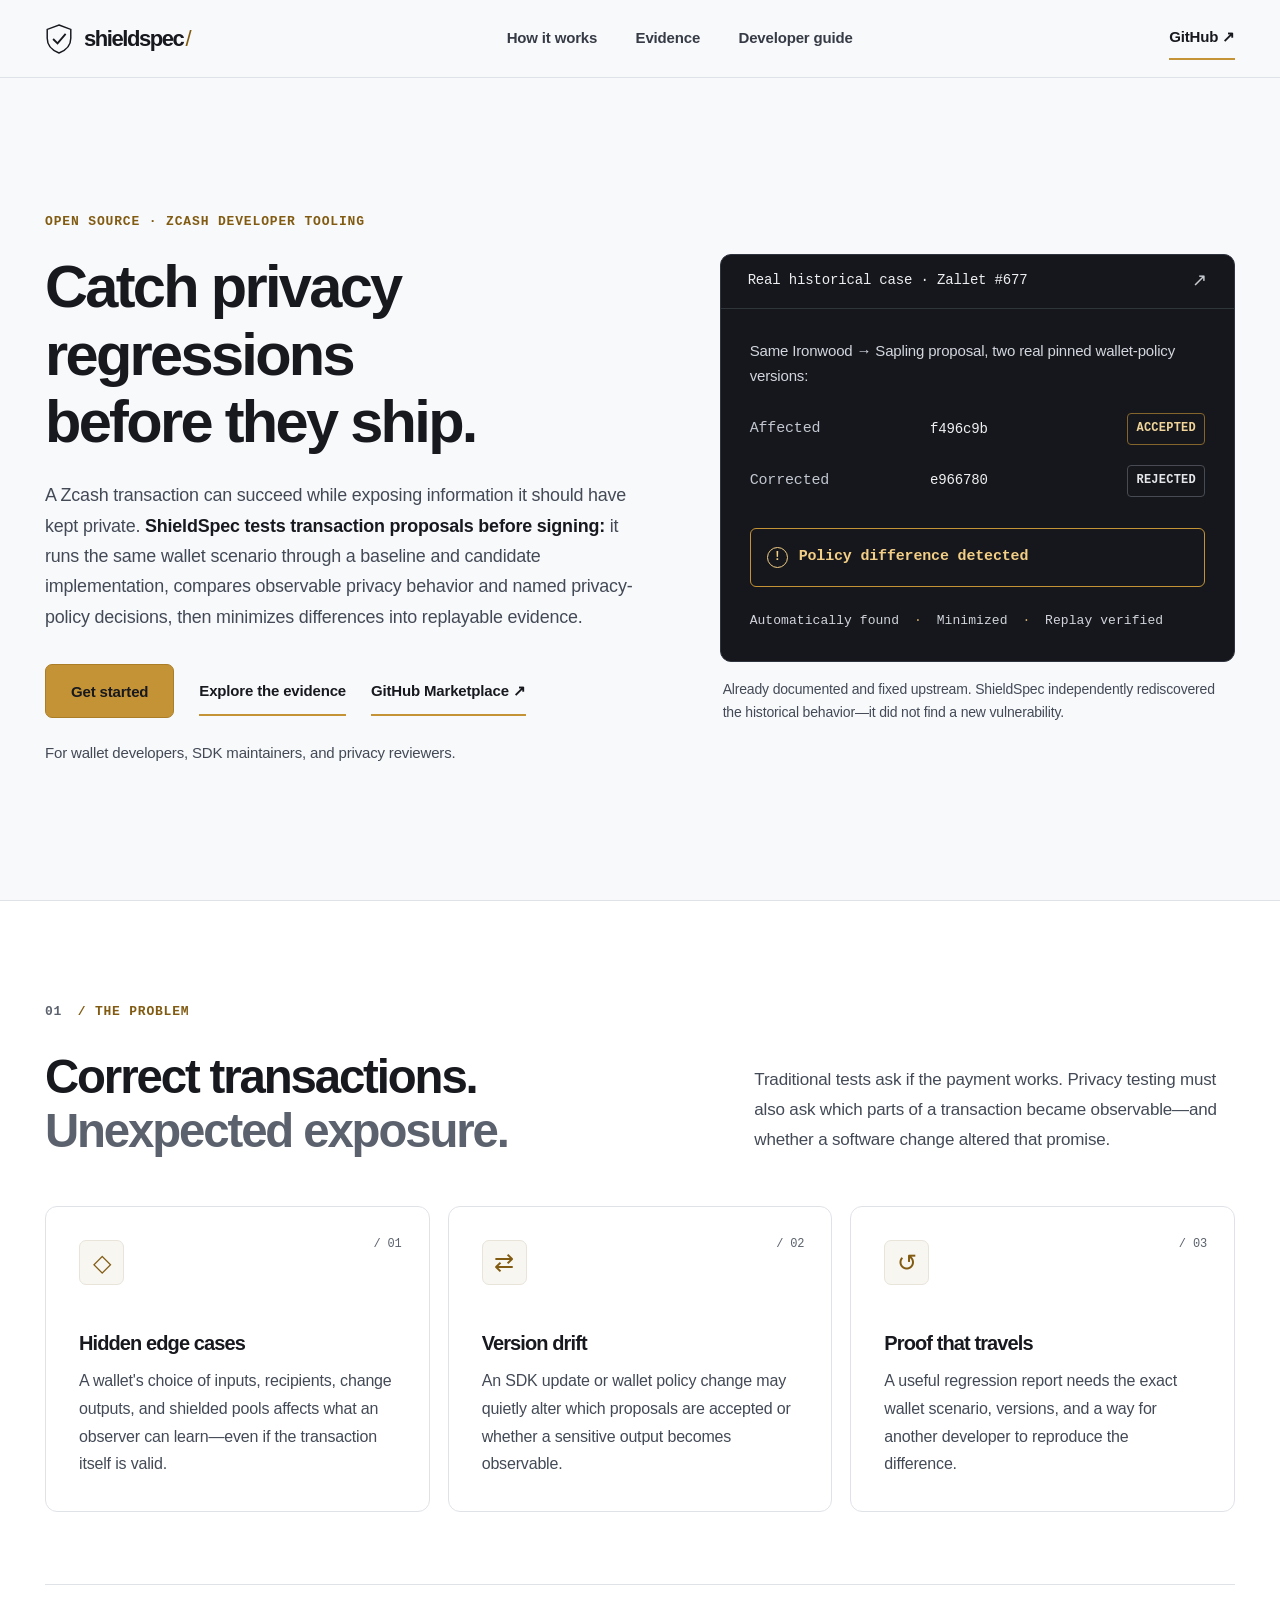
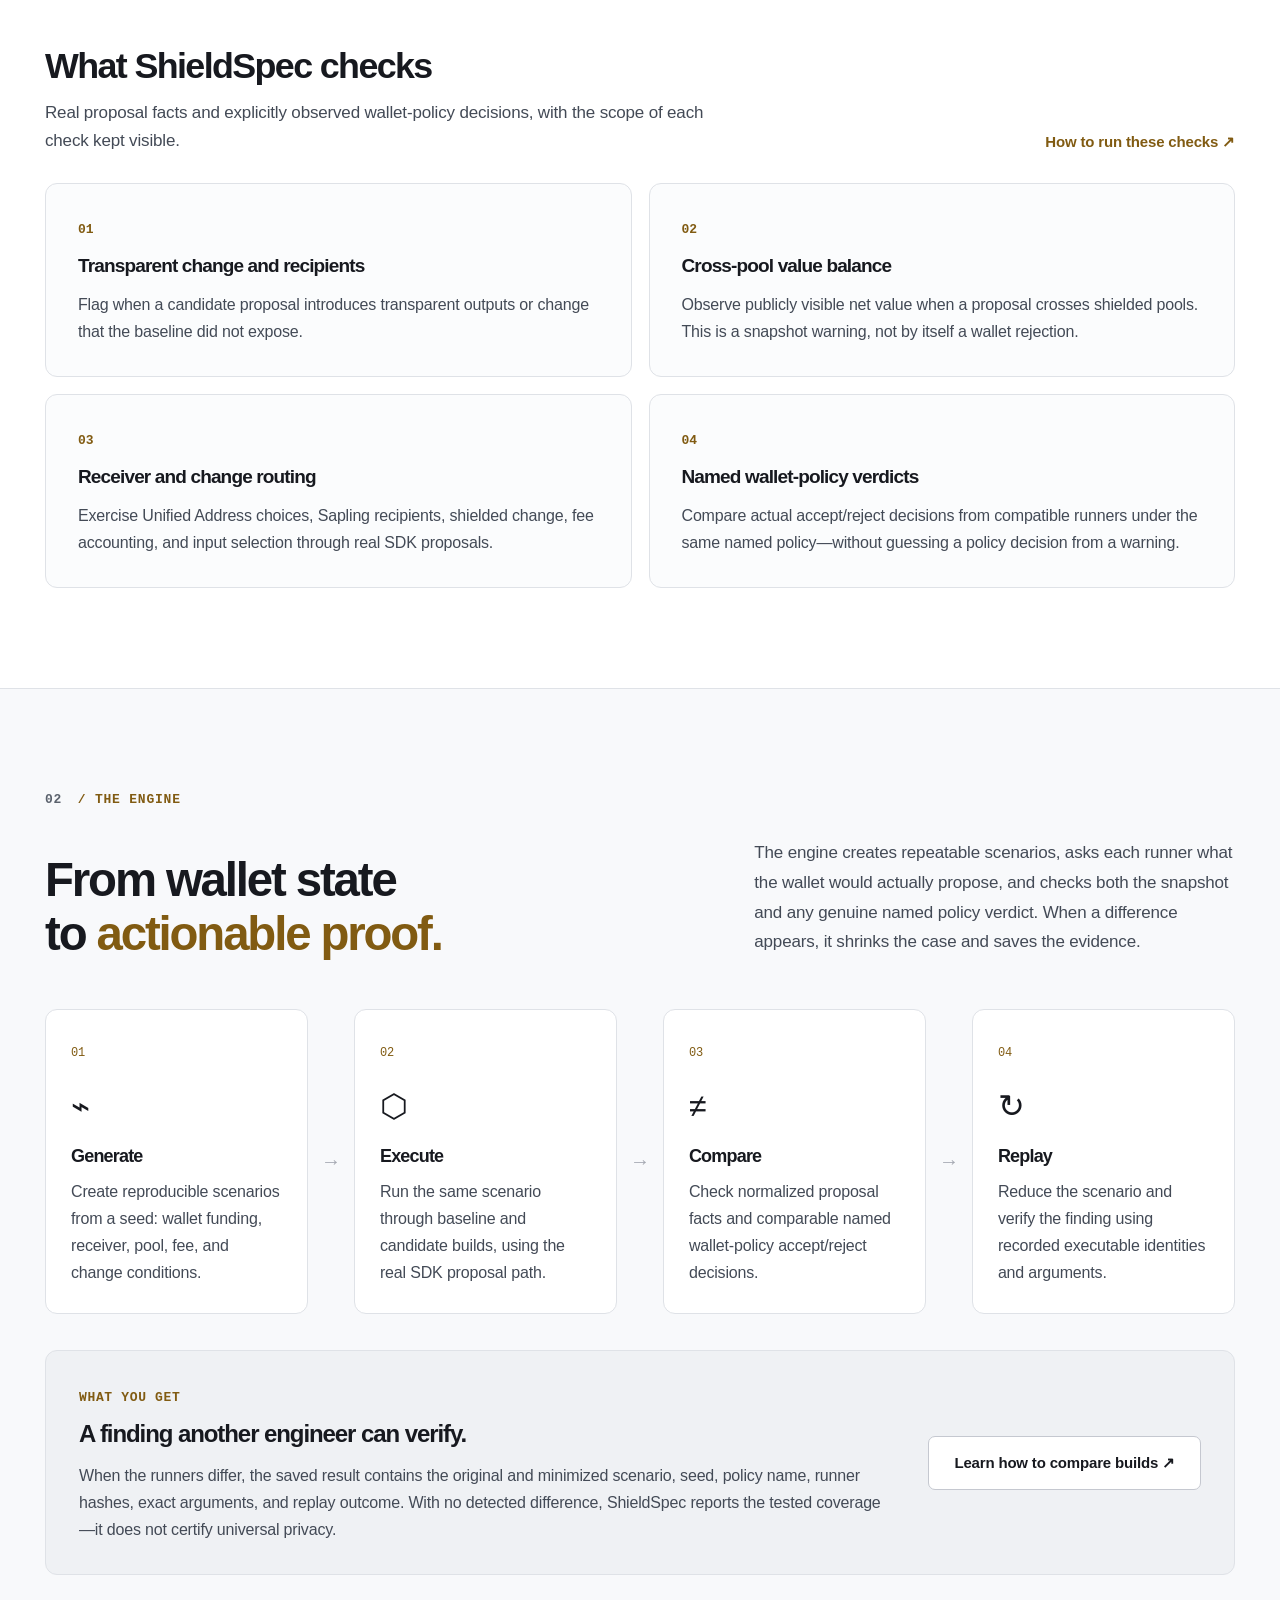
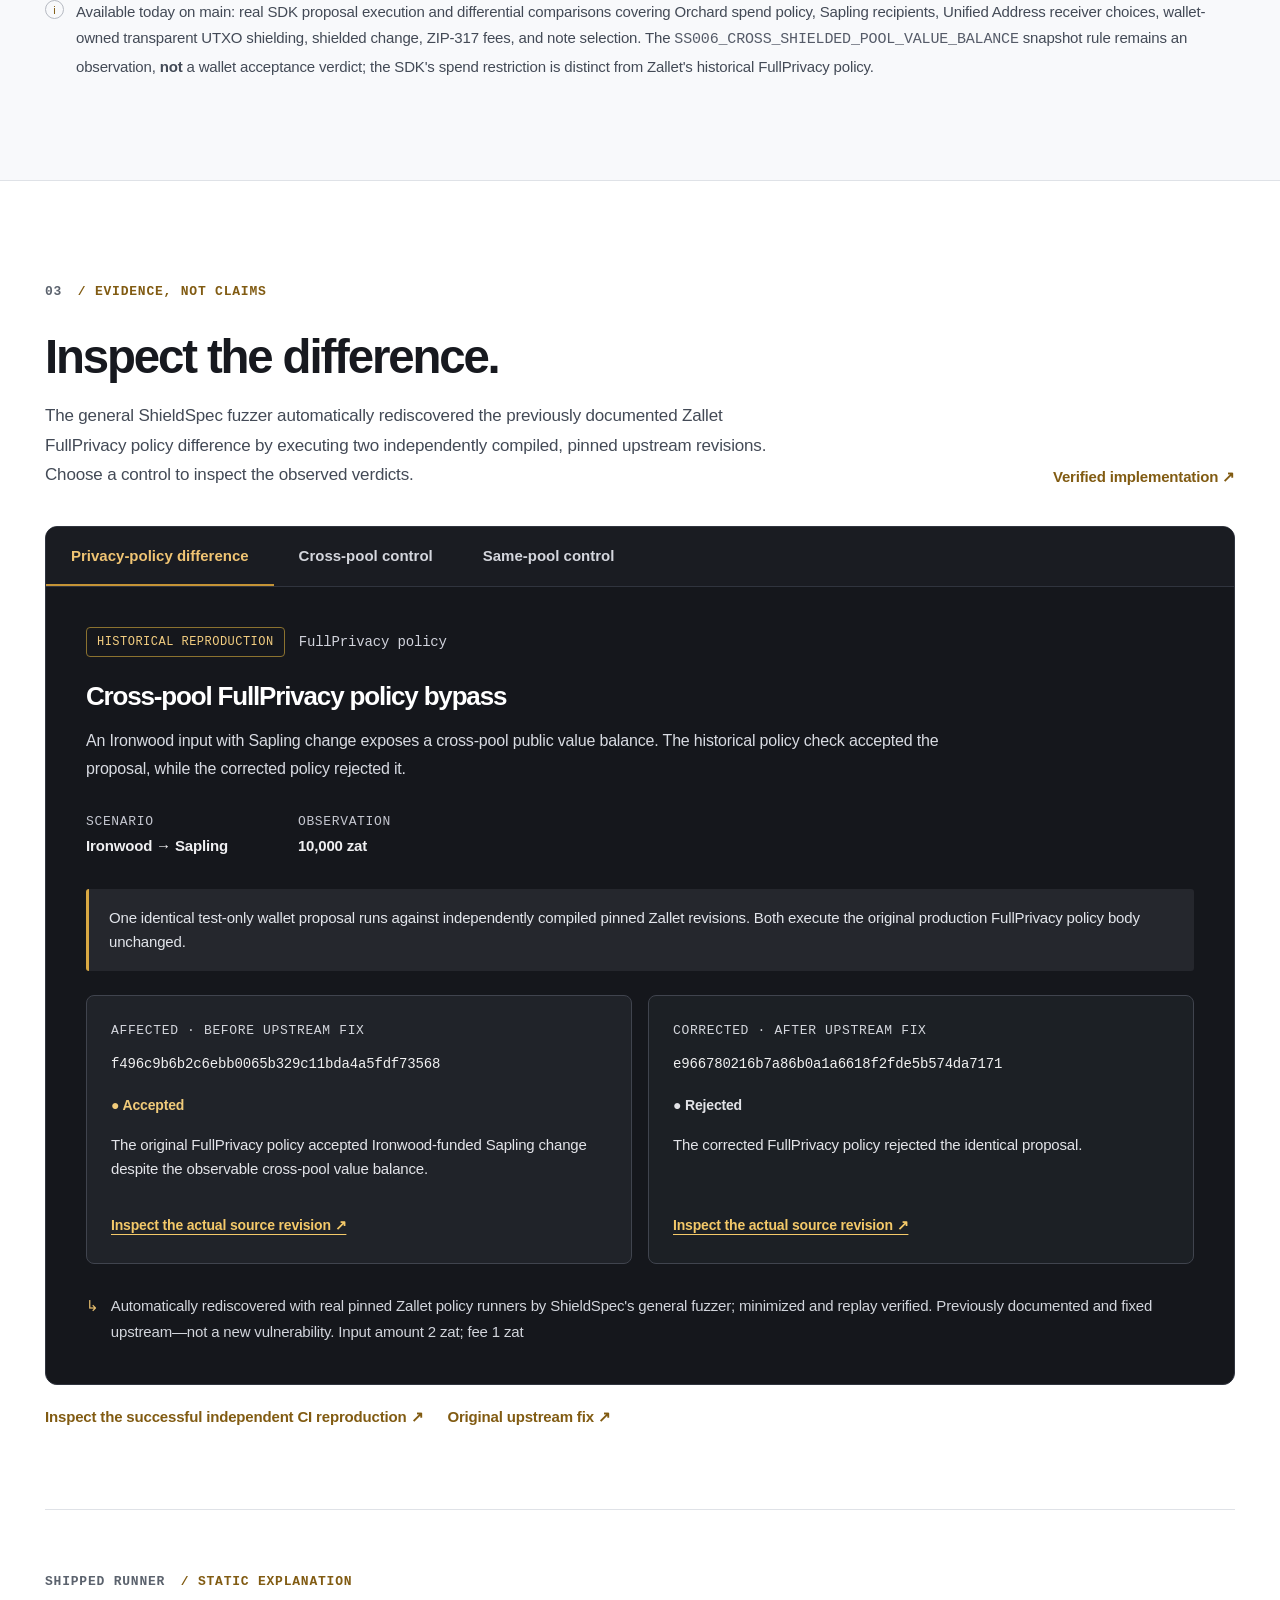
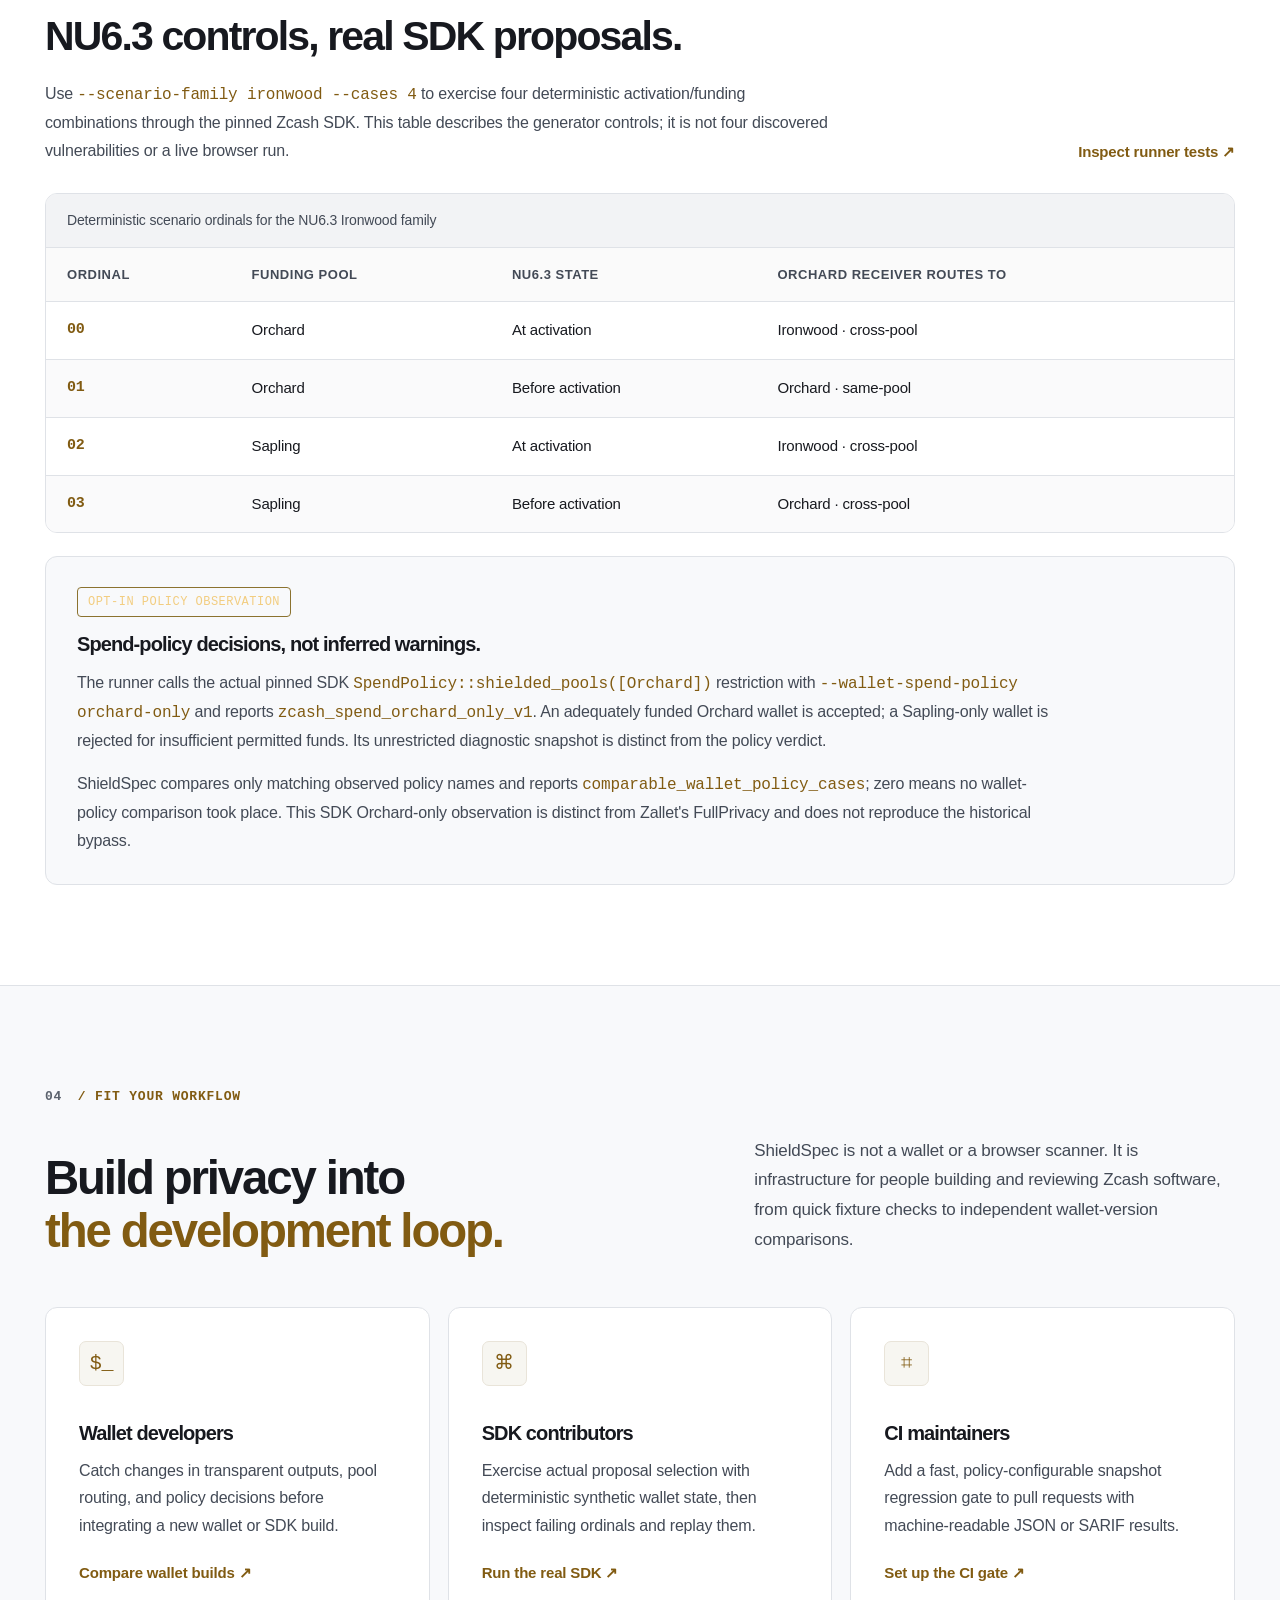
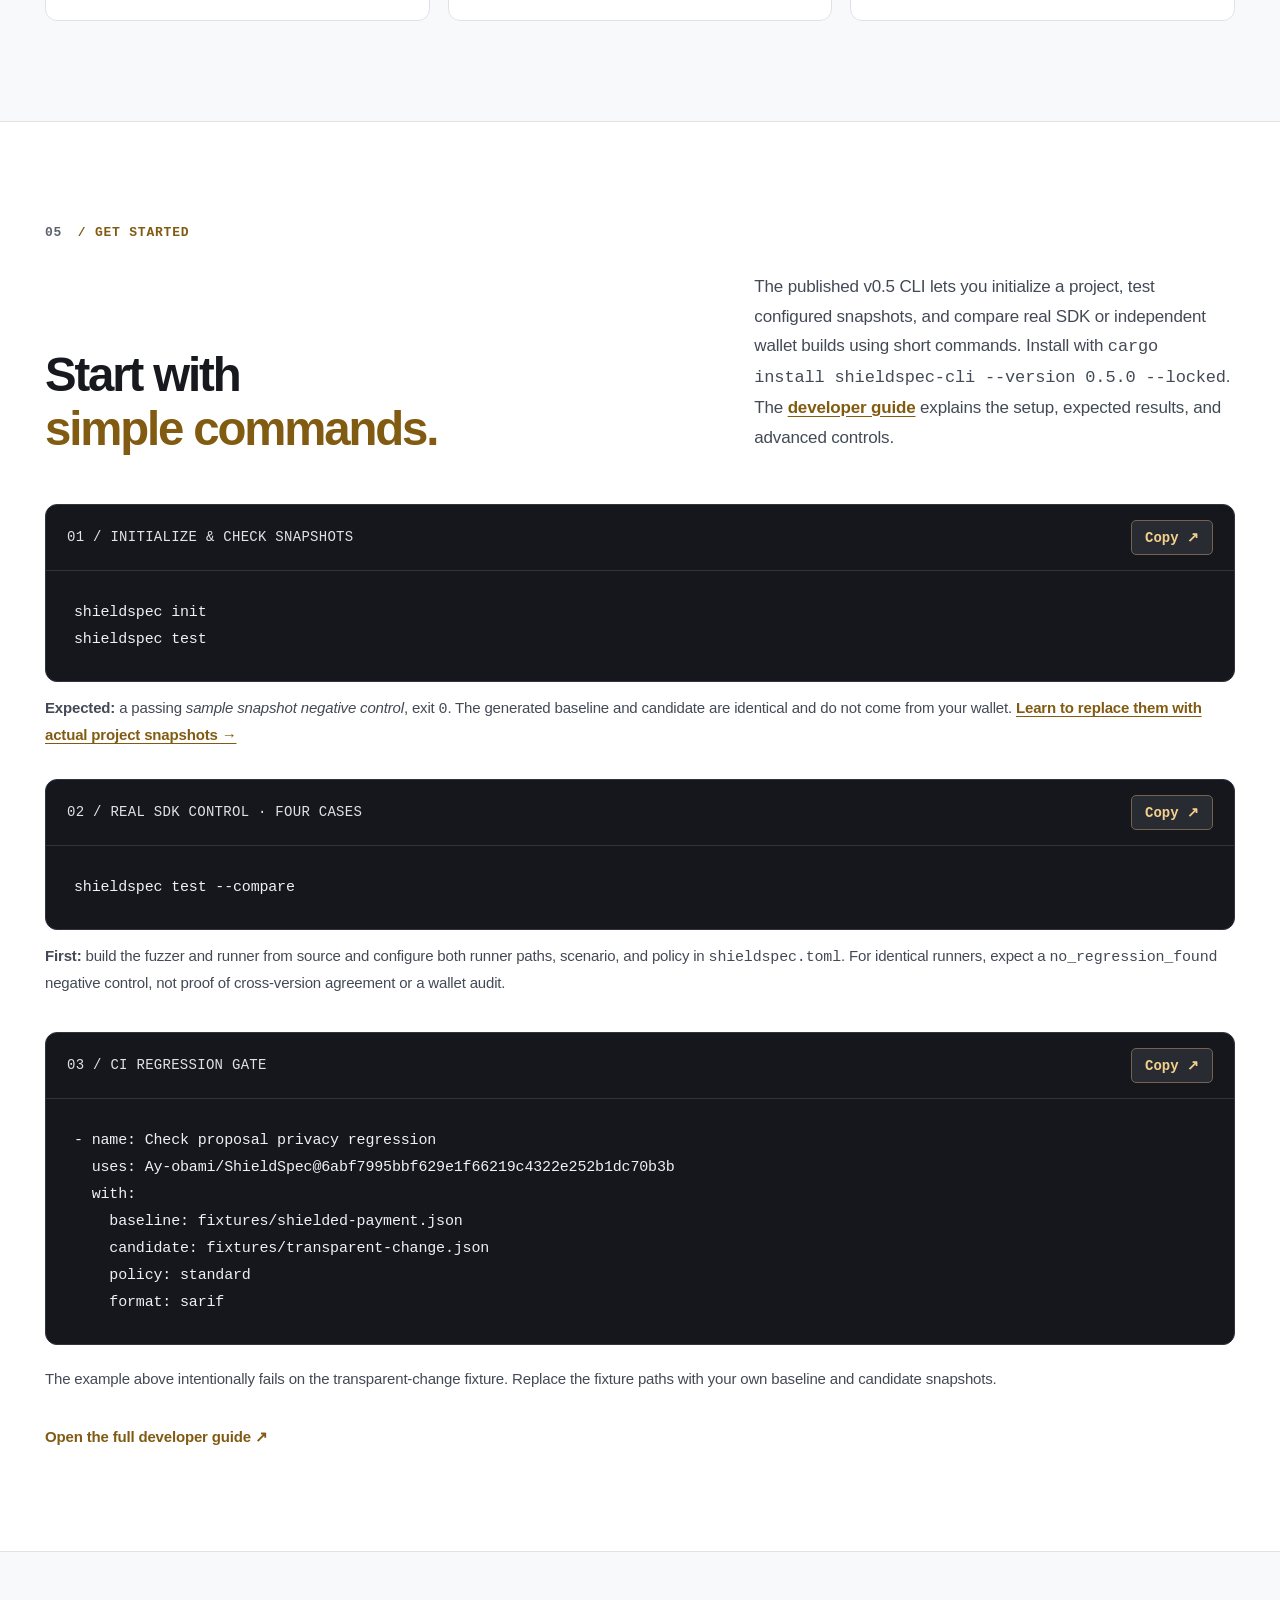
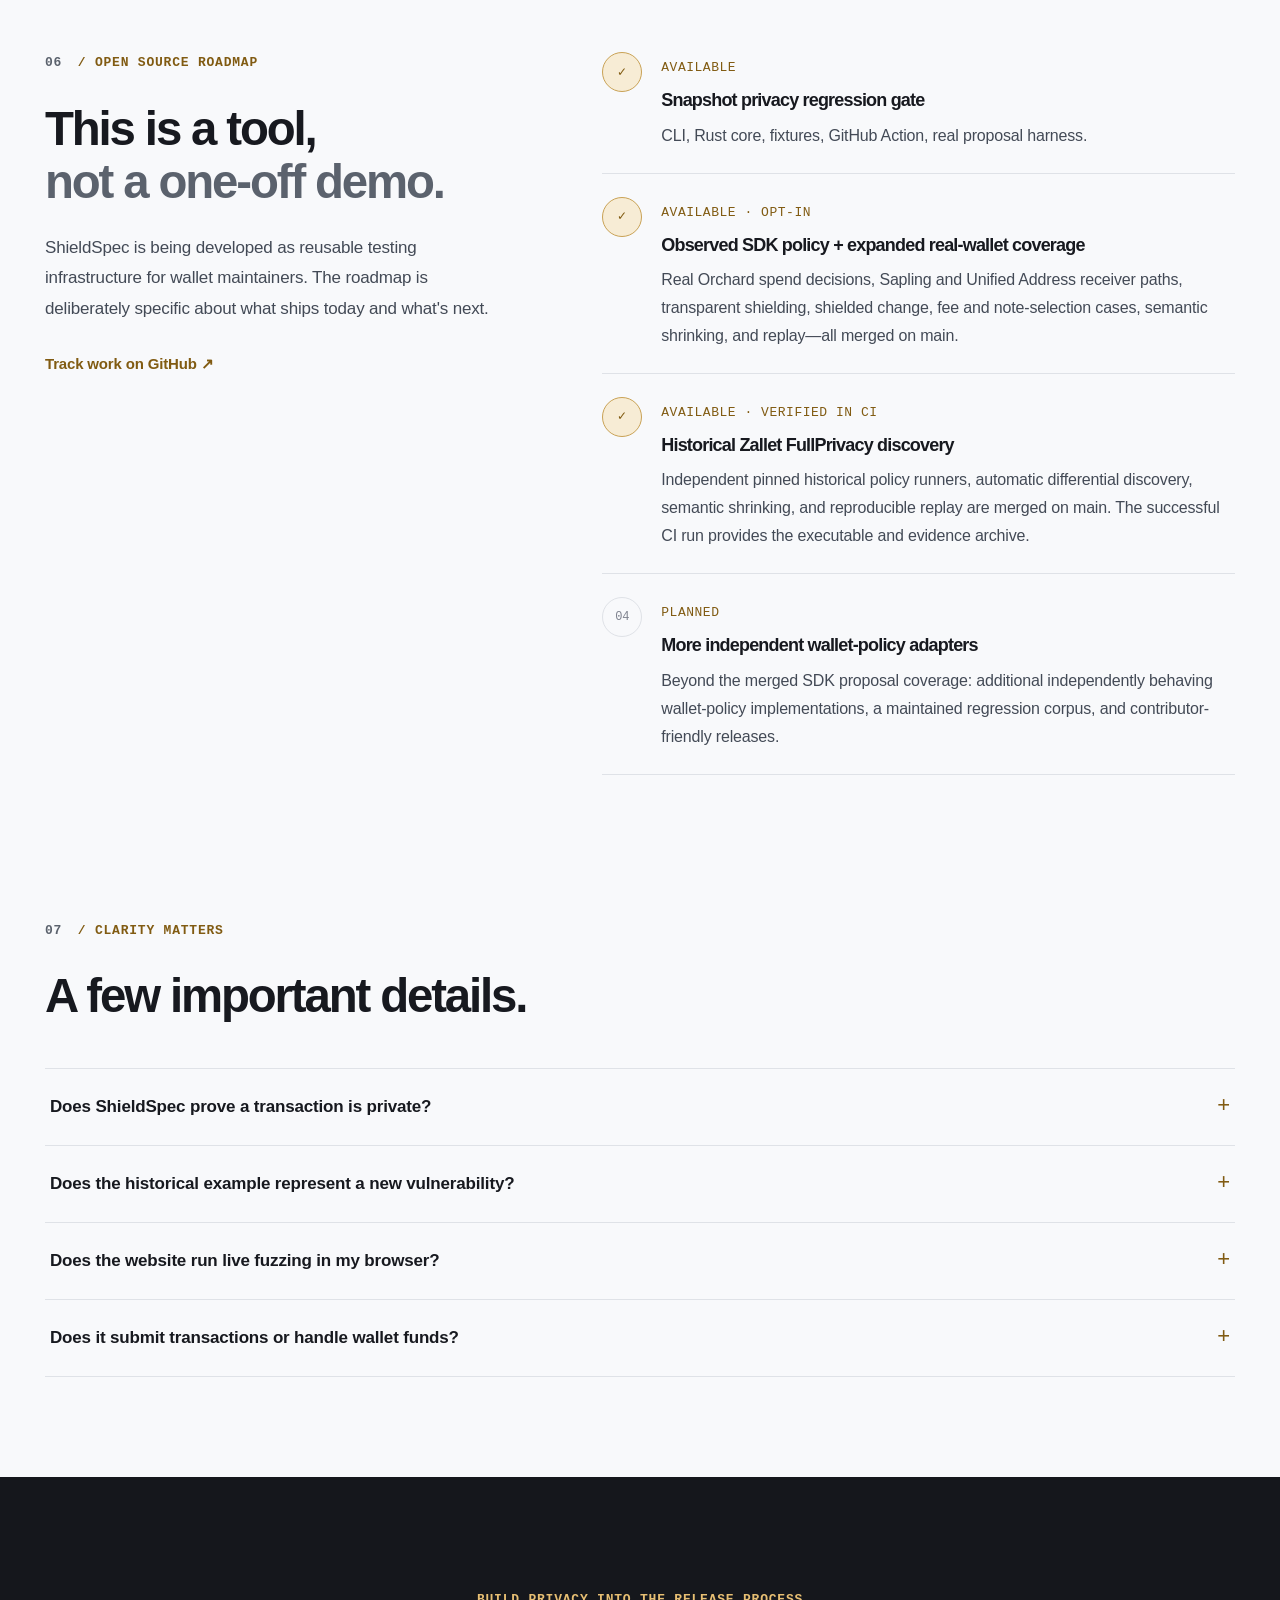
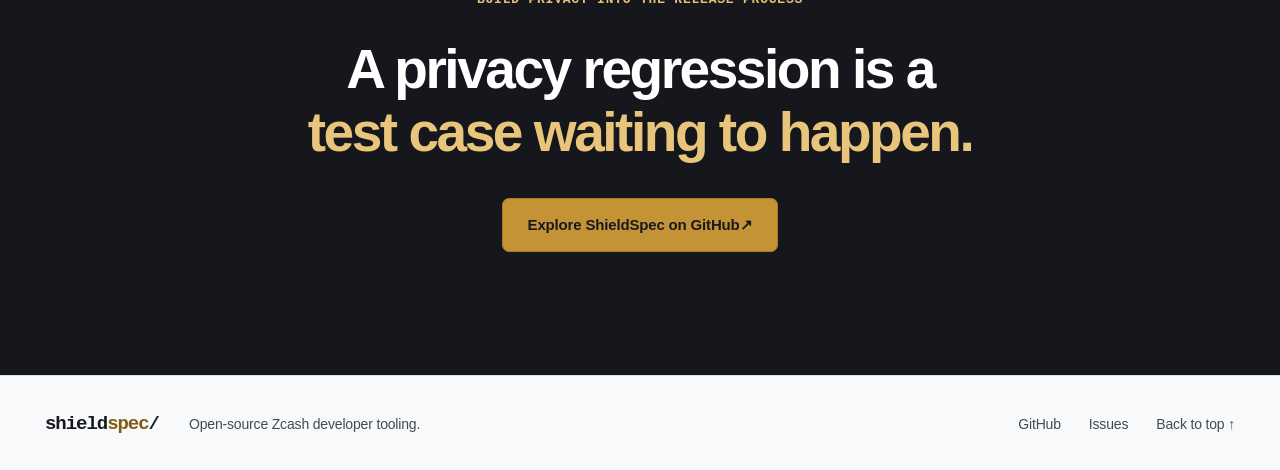
<file: site/index.html>
<!doctype html>
<html lang="en">
<head>
  <meta charset="utf-8">
  <meta name="viewport" content="width=device-width, initial-scale=1">
  <meta name="description" content="ShieldSpec is open-source privacy differential fuzzing for Zcash wallet developers. Find proposal privacy regressions, minimize them, and replay them deterministically.">
  <meta name="theme-color" content="#f8f9fb">
  <meta property="og:type" content="website">
  <meta property="og:title" content="ShieldSpec — Privacy regression testing for Zcash">
  <meta property="og:description" content="Catch privacy regressions before they ship. Independently execute historical Zallet privacy-policy runners, detect real differences, minimize and replay evidence.">
  <title>ShieldSpec — Catch privacy regressions before they ship</title>
  <link rel="icon" href="data:image/svg+xml,%3Csvg xmlns='http://www.w3.org/2000/svg' viewBox='0 0 64 64'%3E%3Cpath fill='%23f8f9fb' d='M0 0h64v64H0z'/%3E%3Cpath d='M32 6l23 9v17c0 15-10 23-23 27C19 55 9 47 9 32V15z' fill='none' stroke='%2317191f' stroke-width='4'/%3E%3Cpath d='M20 33l8 8 17-20' fill='none' stroke='%23c49336' stroke-width='5'/%3E%3C/svg%3E">
  <link rel="stylesheet" href="./styles.css?v=cohesive-20261028">
  <script src="./app.js?v=cohesive-20261028" defer></script>
</head>
<body>
  <a class="skip-link" href="#main">Skip to content</a>
  <div class="site-shell">
    <header class="site-header">
      <div class="container header-inner">
        <a class="wordmark" href="#top" aria-label="ShieldSpec home">
          <span class="brand-icon" aria-hidden="true"><svg viewBox="0 0 38 42" fill="none"><path d="M19 2 35 8v12c0 10-6.3 16.3-16 20C9.3 36.3 3 30 3 20V8L19 2Z" stroke="currentColor" stroke-width="2"/><path d="m11 21 6 6 11-13" stroke="currentColor" stroke-width="2.5"/></svg></span>
          <span>shield<span class="wordmark-accent">spec</span><span class="wordmark-mark">/</span></span>
        </a>
        <nav class="nav-links" aria-label="Main navigation">
          <a href="#how-it-works">How it works</a>
          <a href="#findings">Evidence</a>
          <a href="./docs.html">Developer guide</a>
        </nav>
        <a class="header-action" href="https://github.com/Ay-obami/ShieldSpec" target="_blank" rel="noopener noreferrer">GitHub <span aria-hidden="true">↗</span></a>
      </div>
    </header>

    <main id="main">
      <section class="hero section" id="top" aria-labelledby="hero-title">
        <div class="container hero-grid">
          <div class="hero-copy">
            <p class="hero-kicker">OPEN SOURCE · ZCASH DEVELOPER TOOLING</p>
            <h1 id="hero-title">Catch privacy regressions before they ship.</h1>
            <p class="hero-lede">A Zcash transaction can succeed while exposing information it should have kept private. <strong>ShieldSpec tests transaction proposals before signing:</strong> it runs the same wallet scenario through a baseline and candidate implementation, compares observable privacy behavior and named privacy-policy decisions, then minimizes differences into replayable evidence.</p>
            <div class="hero-actions">
              <a class="button primary" href="./docs.html">Get started</a>
              <a class="button text-action" href="#findings">Explore the evidence</a>
              <a class="button text-action" href="https://github.com/marketplace/actions/shieldspec-privacy-check" target="_blank" rel="noopener noreferrer">GitHub Marketplace ↗</a>
            </div>
            <p class="hero-audience">For wallet developers, SDK maintainers, and privacy reviewers.</p>
          </div>
          <div class="hero-evidence">
            <div class="hero-demo" aria-label="Verified historical Zallet FullPrivacy differential result">
              <div class="terminal-bar"><span>Real historical case · Zallet #677</span><a href="https://github.com/Ay-obami/ShieldSpec/actions/runs/40616469538" target="_blank" rel="noopener noreferrer" aria-label="View verified historical Zallet CI run">↗</a></div>
              <div class="terminal-body">
                <p class="terminal-intro">Same Ironwood → Sapling proposal, two real pinned wallet-policy versions:</p>
                <div class="terminal-row"><span class="term-dim">Affected</span><code>f496c9b</code><span class="terminal-verdict accepted">ACCEPTED</span></div>
                <div class="terminal-row"><span class="term-dim">Corrected</span><code>e966780</code><span class="terminal-verdict rejected">REJECTED</span></div>
                <div class="terminal-result"><span class="terminal-result-icon" aria-hidden="true">!</span> Policy difference detected</div>
                <p class="terminal-meta">Automatically found <span aria-hidden="true">·</span> Minimized <span aria-hidden="true">·</span> Replay verified</p>
              </div>
            </div>
            <p class="hero-proof-note">Already documented and fixed upstream. ShieldSpec independently rediscovered the historical behavior—it did not find a new vulnerability.</p>
          </div>
        </div>
      </section>

      <section class="section problem-section" id="problem" aria-labelledby="problem-title">
        <div class="container">
          <div class="section-kicker"><span>01</span> / THE PROBLEM</div>
          <div class="split-heading"><h2 id="problem-title">Correct transactions.<br><span class="text-dim">Unexpected exposure.</span></h2><p>Traditional tests ask if the payment works. Privacy testing must also ask which parts of a transaction became observable—and whether a software change altered that promise.</p></div>
          <div class="problem-grid">
            <article class="problem-card"><span class="card-index">/ 01</span><div class="card-glyph">◇</div><h3>Hidden edge cases</h3><p>A wallet's choice of inputs, recipients, change outputs, and shielded pools affects what an observer can learn—even if the transaction itself is valid.</p></article>
            <article class="problem-card"><span class="card-index">/ 02</span><div class="card-glyph">⇄</div><h3>Version drift</h3><p>An SDK update or wallet policy change may quietly alter which proposals are accepted or whether a sensitive output becomes observable.</p></article>
            <article class="problem-card"><span class="card-index">/ 03</span><div class="card-glyph">↺</div><h3>Proof that travels</h3><p>A useful regression report needs the exact wallet scenario, versions, and a way for another developer to reproduce the difference.</p></article>
          </div>
          <div class="checks-section" aria-labelledby="checks-title">
            <div class="checks-heading"><div><h3 id="checks-title">What ShieldSpec checks</h3><p>Real proposal facts and explicitly observed wallet-policy decisions, with the scope of each check kept visible.</p></div><a class="text-link" href="./docs.html#snapshot-check">How to run these checks ↗</a></div>
            <div class="checks-grid">
              <article class="check-item"><span class="check-index">01</span><h4>Transparent change and recipients</h4><p>Flag when a candidate proposal introduces transparent outputs or change that the baseline did not expose.</p></article>
              <article class="check-item"><span class="check-index">02</span><h4>Cross-pool value balance</h4><p>Observe publicly visible net value when a proposal crosses shielded pools. This is a snapshot warning, not by itself a wallet rejection.</p></article>
              <article class="check-item"><span class="check-index">03</span><h4>Receiver and change routing</h4><p>Exercise Unified Address choices, Sapling recipients, shielded change, fee accounting, and input selection through real SDK proposals.</p></article>
              <article class="check-item"><span class="check-index">04</span><h4>Named wallet-policy verdicts</h4><p>Compare actual accept/reject decisions from compatible runners under the same named policy—without guessing a policy decision from a warning.</p></article>
            </div>
          </div>
        </div>
      </section>

      <section class="section workflow-section" id="how-it-works" aria-labelledby="workflow-title">
        <div class="container">
          <div class="section-kicker"><span>02</span> / THE ENGINE</div>
          <div class="split-heading"><h2 id="workflow-title">From wallet state<br>to <span class="accent-text">actionable proof.</span></h2><p>The engine creates repeatable scenarios, asks each runner what the wallet would actually propose, and checks both the snapshot and any genuine named policy verdict. When a difference appears, it shrinks the case and saves the evidence.</p></div>
          <div class="workflow-flow" role="list">
            <div class="workflow-step" role="listitem"><span class="step-no">01</span><div class="step-icon">⌁</div><h3>Generate</h3><p>Create reproducible scenarios from a seed: wallet funding, receiver, pool, fee, and change conditions.</p></div>
            <div class="flow-arrow" aria-hidden="true">→</div>
            <div class="workflow-step" role="listitem"><span class="step-no">02</span><div class="step-icon">⬡</div><h3>Execute</h3><p>Run the same scenario through baseline and candidate builds, using the real SDK proposal path.</p></div>
            <div class="flow-arrow" aria-hidden="true">→</div>
            <div class="workflow-step" role="listitem"><span class="step-no">03</span><div class="step-icon">≠</div><h3>Compare</h3><p>Check normalized proposal facts and comparable named wallet-policy accept/reject decisions.</p></div>
            <div class="flow-arrow" aria-hidden="true">→</div>
            <div class="workflow-step" role="listitem"><span class="step-no">04</span><div class="step-icon">↻</div><h3>Replay</h3><p>Reduce the scenario and verify the finding using recorded executable identities and arguments.</p></div>
          </div>
          <div class="result-explainer"><div><span class="docs-step-label">WHAT YOU GET</span><h3>A finding another engineer can verify.</h3><p>When the runners differ, the saved result contains the original and minimized scenario, seed, policy name, runner hashes, exact arguments, and replay outcome. With no detected difference, ShieldSpec reports the tested coverage—it does not certify universal privacy.</p></div><a class="button secondary" href="./docs.html#compare-builds">Learn how to compare builds ↗</a></div>
          <p class="detail-note"><span class="info-mark" aria-hidden="true">i</span><span>Available today on main: real SDK proposal execution and differential comparisons covering Orchard spend policy, Sapling recipients, Unified Address receiver choices, wallet-owned transparent UTXO shielding, shielded change, ZIP-317 fees, and note selection. The <code>SS006_CROSS_SHIELDED_POOL_VALUE_BALANCE</code> snapshot rule remains an observation, <strong>not</strong> a wallet acceptance verdict; the SDK's spend restriction is distinct from Zallet's historical FullPrivacy policy.</span></p>
        </div>
      </section>

      <section class="section evidence-section" id="findings" aria-labelledby="findings-title">
        <div class="container">
          <div class="section-kicker"><span>03</span> / EVIDENCE, NOT CLAIMS</div>
          <div class="evidence-header"><div><h2 id="findings-title">Inspect the difference.</h2><p class="section-description">The general ShieldSpec fuzzer automatically rediscovered the previously documented Zallet FullPrivacy policy difference by executing two independently compiled, pinned upstream revisions. Choose a control to inspect the observed verdicts.</p></div><a class="text-link" href="https://github.com/Ay-obami/ShieldSpec/pull/45" target="_blank" rel="noopener noreferrer">Verified implementation ↗</a></div>
          <div class="case-explorer">
            <div class="case-tabs" id="case-tabs" role="tablist" aria-label="Historical test cases">
              <button class="case-tab is-active" id="case-tab-zallet-677" role="tab" type="button" aria-selected="true" aria-controls="case-panel" tabindex="0" data-case-id="zallet-677">Privacy-policy difference</button>
              <button class="case-tab" id="case-tab-orchard-sapling" role="tab" type="button" aria-selected="false" aria-controls="case-panel" tabindex="-1" data-case-id="orchard-sapling">Cross-pool control</button>
              <button class="case-tab" id="case-tab-ironwood-same-pool" role="tab" type="button" aria-selected="false" aria-controls="case-panel" tabindex="-1" data-case-id="ironwood-same-pool">Same-pool control</button>
            </div>
            <div class="case-panel" id="case-panel" role="tabpanel" aria-live="polite" aria-labelledby="case-tab-zallet-677" tabindex="0">
              <div class="case-context"><span class="kind-badge" id="case-kind">Historical reproduction</span><span id="case-policy">FullPrivacy policy</span></div>
              <h3 id="case-title">Cross-pool FullPrivacy policy bypass</h3>
              <p id="case-description">An Ironwood input with Sapling change exposes a public value balance. The historical wallet policy accepted this; corrected policy rejects it.</p>
              <div class="case-meta"><span><small>SCENARIO</small><b id="case-scenario">Ironwood → Sapling</b></span><span><small>OBSERVATION</small><b id="case-balance">10,000 zat public balance</b></span></div>
              <p class="case-proposal" id="case-proposal">One identical test-only wallet proposal is evaluated against independently compiled historical Zallet revisions. Each runner executes its original FullPrivacy policy function without modifying the production policy body.</p>
              <div class="compare-grid">
                <div class="compare-panel">
                  <span class="compare-label">AFFECTED · BEFORE UPSTREAM FIX</span>
                  <code class="revision-hash" id="before-sha">f496c9b6b2c6ebb0065b329c11bda4a5fdf73568</code>
                  <div class="verdict is-accepted" id="before-verdict"><span aria-hidden="true">●</span> Accepted</div>
                  <p class="compare-summary" id="before-summary">The historical FullPrivacy check allowed Ironwood-funded Sapling change despite its observable cross-pool value balance.</p>
                  <a class="compare-source" id="before-source" href="https://github.com/zcash/zallet/commit/f496c9b6b2c6ebb0065b329c11bda4a5fdf73568" target="_blank" rel="noopener noreferrer">Inspect the actual source revision ↗</a>
                </div>
                <div class="compare-panel corrected">
                  <span class="compare-label">CORRECTED · AFTER UPSTREAM FIX</span>
                  <code class="revision-hash" id="after-sha">e966780216b7a86b0a1a6618f2fde5b574da7171</code>
                  <div class="verdict is-rejected" id="after-verdict"><span aria-hidden="true">●</span> Rejected</div>
                  <p class="compare-summary" id="after-summary">The identical proposal was rejected by the corrected FullPrivacy policy.</p>
                  <a class="compare-source" id="after-source" href="https://github.com/zcash/zallet/commit/e966780216b7a86b0a1a6618f2fde5b574da7171" target="_blank" rel="noopener noreferrer">Inspect the actual source revision ↗</a>
                </div>
              </div>
              <div class="provenance"><span>↳</span><p id="case-provenance">Automatically rediscovered by ShieldSpec's general fuzzer using real Zallet policy runners. Minimized and replayed with pinned provenance. This is a documented, previously fixed issue, not a new vulnerability.</p></div>
            </div>
          </div>
          <p class="evidence-links"><a class="text-link" href="https://github.com/Ay-obami/ShieldSpec/actions/runs/40616469538" target="_blank" rel="noopener noreferrer">Inspect the successful independent CI reproduction ↗</a><a class="text-link" href="https://github.com/zcash/zallet/pull/677" target="_blank" rel="noopener noreferrer">Original upstream fix ↗</a></p>
          <div class="sdk-evidence" aria-labelledby="sdk-evidence-title">
            <div class="sdk-evidence-heading">
              <div>
                <div class="section-kicker"><span>SHIPPED RUNNER</span> / STATIC EXPLANATION</div>
                <h3 id="sdk-evidence-title">NU6.3 controls, real SDK proposals.</h3>
                <p>Use <code>--scenario-family ironwood --cases 4</code> to exercise four deterministic activation/funding combinations through the pinned Zcash SDK. This table describes the generator controls; it is not four discovered vulnerabilities or a live browser run.</p>
              </div>
              <a class="text-link" href="https://github.com/Ay-obami/ShieldSpec/blob/0d5b5c36a325e6bdd02bc8dfdca26338aacf5efd/crates/shieldspec-zcash-runner/tests/scenario_generation.rs" target="_blank" rel="noopener noreferrer">Inspect runner tests ↗</a>
            </div>
            <div class="control-table-wrap" role="region" aria-label="NU6.3 four-case control matrix" tabindex="0">
              <table class="control-table">
                <caption>Deterministic scenario ordinals for the NU6.3 Ironwood family</caption>
                <thead><tr><th scope="col">Ordinal</th><th scope="col">Funding pool</th><th scope="col">NU6.3 state</th><th scope="col">Orchard receiver routes to</th></tr></thead>
                <tbody>
                  <tr data-case-ordinal="0"><th scope="row">00</th><td>Orchard</td><td>At activation</td><td>Ironwood · cross-pool</td></tr>
                  <tr data-case-ordinal="1"><th scope="row">01</th><td>Orchard</td><td>Before activation</td><td>Orchard · same-pool</td></tr>
                  <tr data-case-ordinal="2"><th scope="row">02</th><td>Sapling</td><td>At activation</td><td>Ironwood · cross-pool</td></tr>
                  <tr data-case-ordinal="3"><th scope="row">03</th><td>Sapling</td><td>Before activation</td><td>Orchard · cross-pool</td></tr>
                </tbody>
              </table>
            </div>
            <div class="policy-proof">
              <span class="kind-badge">OPT-IN POLICY OBSERVATION</span>
              <h4>Spend-policy decisions, not inferred warnings.</h4>
              <p>The runner calls the actual pinned SDK <code>SpendPolicy::shielded_pools([Orchard])</code> restriction with <code>--wallet-spend-policy orchard-only</code> and reports <code>zcash_spend_orchard_only_v1</code>. An adequately funded Orchard wallet is accepted; a Sapling-only wallet is rejected for insufficient permitted funds. Its unrestricted diagnostic snapshot is distinct from the policy verdict.</p>
              <p>ShieldSpec compares only matching observed policy names and reports <code>comparable_wallet_policy_cases</code>; zero means no wallet-policy comparison took place. This SDK Orchard-only observation is distinct from Zallet's FullPrivacy and does not reproduce the historical bypass.</p>
            </div>
          </div>
        </div>
      </section>

      <section class="section integration-section" id="integrations" aria-labelledby="integrations-title">
        <div class="container">
          <div class="section-kicker"><span>04</span> / FIT YOUR WORKFLOW</div>
          <div class="split-heading"><h2 id="integrations-title">Build privacy into<br><span class="accent-text">the development loop.</span></h2><p>ShieldSpec is not a wallet or a browser scanner. It is infrastructure for people building and reviewing Zcash software, from quick fixture checks to independent wallet-version comparisons.</p></div>
          <div class="integration-grid">
            <article class="integration-item"><div class="integration-icon">$_</div><h3>Wallet developers</h3><p>Catch changes in transparent outputs, pool routing, and policy decisions before integrating a new wallet or SDK build.</p><a href="./docs.html#compare-builds">Compare wallet builds ↗</a></article>
            <article class="integration-item"><div class="integration-icon">⌘</div><h3>SDK contributors</h3><p>Exercise actual proposal selection with deterministic synthetic wallet state, then inspect failing ordinals and replay them.</p><a href="./docs.html#real-sdk">Run the real SDK ↗</a></article>
            <article class="integration-item"><div class="integration-icon">⌗</div><h3>CI maintainers</h3><p>Add a fast, policy-configurable snapshot regression gate to pull requests with machine-readable JSON or SARIF results.</p><a href="./docs.html#ci-integration">Set up the CI gate ↗</a></article>
          </div>
        </div>
      </section>

      <section class="section quickstart-section" id="quickstart" aria-labelledby="quickstart-title">
        <div class="container">
          <div class="section-kicker"><span>05</span> / GET STARTED</div>
          <div class="split-heading"><h2 id="quickstart-title">Start with<br><span class="accent-text">simple commands.</span></h2><p>The published v0.5 CLI lets you initialize a project, test configured snapshots, and compare real SDK or independent wallet builds using short commands. Install with <code>cargo install shieldspec-cli --version 0.5.0 --locked</code>. The <a class="inline-link" href="./docs.html">developer guide</a> explains the setup, expected results, and advanced controls.</p></div>
          <div class="command-card"><div class="command-header"><span>01 / INITIALIZE & CHECK SNAPSHOTS</span><button class="copy-button" data-copy-target="start-command" type="button" aria-label="Copy getting started command">Copy ↗</button></div><pre id="start-command" tabindex="0" aria-label="Getting started shell commands"><code>shieldspec init
shieldspec test</code></pre></div>
          <p class="command-caption"><strong>Expected:</strong> a passing <em>sample snapshot negative control</em>, exit <code>0</code>. The generated baseline and candidate are identical and do not come from your wallet. <a class="inline-link" href="./docs.html#snapshot-check">Learn to replace them with actual project snapshots →</a></p>
          <div class="command-card" id="sdk-command-card"><div class="command-header"><span>02 / REAL SDK CONTROL · FOUR CASES</span><button class="copy-button" data-copy-target="sdk-command" type="button" aria-label="Copy NU6.3 four-case campaign command">Copy ↗</button></div><pre id="sdk-command" tabindex="0" aria-label="NU6.3 observed spend-policy campaign shell commands"><code>shieldspec test --compare</code></pre></div>
          <p class="command-caption"><strong>First:</strong> build the fuzzer and runner from source and configure both runner paths, scenario, and policy in <code>shieldspec.toml</code>. For identical runners, expect a <code>no_regression_found</code> negative control, not proof of cross-version agreement or a wallet audit.</p>
          <div class="command-card alt" id="ci-example"><div class="command-header"><span>03 / CI REGRESSION GATE</span><button class="copy-button" data-copy-target="ci-command" type="button" aria-label="Copy GitHub Action example">Copy ↗</button></div><pre id="ci-command" tabindex="0" aria-label="GitHub Actions YAML example"><code>- name: Check proposal privacy regression
  uses: Ay-obami/ShieldSpec@6abf7995bbf629e1f66219c4322e252b1dc70b3b
  with:
    baseline: fixtures/shielded-payment.json
    candidate: fixtures/transparent-change.json
    policy: standard
    format: sarif</code></pre></div>
          <p class="command-caption">The example above intentionally fails on the transparent-change fixture. Replace the fixture paths with your own baseline and candidate snapshots.</p>
          <p id="copy-status" class="sr-only" role="status" aria-live="polite" aria-atomic="true"></p>
          <a class="text-link" href="./docs.html">Open the full developer guide <span aria-hidden="true">↗</span></a>
        </div>
      </section>

      <section class="section roadmap-section" id="roadmap" aria-labelledby="roadmap-title">
        <div class="container roadmap-grid">
          <div><div class="section-kicker"><span>06</span> / OPEN SOURCE ROADMAP</div><h2 id="roadmap-title">This is a tool,<br><span class="text-dim">not a one-off demo.</span></h2><p>ShieldSpec is being developed as reusable testing infrastructure for wallet maintainers. The roadmap is deliberately specific about what ships today and what's next.</p><a class="text-link" href="https://github.com/Ay-obami/ShieldSpec/issues" target="_blank" rel="noopener noreferrer">Track work on GitHub ↗</a></div>
          <ol class="roadmap-list">
            <li><span class="roadmap-step complete">✓</span><div><span class="roadmap-state">AVAILABLE</span><h3>Snapshot privacy regression gate</h3><p>CLI, Rust core, fixtures, GitHub Action, real proposal harness.</p></div></li>
            <li><span class="roadmap-step complete">✓</span><div><span class="roadmap-state">AVAILABLE · OPT-IN</span><h3>Observed SDK policy + expanded real-wallet coverage</h3><p>Real Orchard spend decisions, Sapling and Unified Address receiver paths, transparent shielding, shielded change, fee and note-selection cases, semantic shrinking, and replay—all merged on main.</p></div></li>
            <li><span class="roadmap-step complete">✓</span><div><span class="roadmap-state">AVAILABLE · VERIFIED IN CI</span><h3>Historical Zallet FullPrivacy discovery</h3><p>Independent pinned historical policy runners, automatic differential discovery, semantic shrinking, and reproducible replay are merged on main. The successful CI run provides the executable and evidence archive.</p></div></li>
            <li><span class="roadmap-step">04</span><div><span class="roadmap-state">PLANNED</span><h3>More independent wallet-policy adapters</h3><p>Beyond the merged SDK proposal coverage: additional independently behaving wallet-policy implementations, a maintained regression corpus, and contributor-friendly releases.</p></div></li>
          </ol>
        </div>
      </section>

      <section class="section faq-section" aria-labelledby="faq-title">
        <div class="container">
          <div class="section-kicker"><span>07</span> / CLARITY MATTERS</div>
          <h2 id="faq-title">A few important details.</h2>
          <div class="faq-list">
            <details><summary>Does ShieldSpec prove a transaction is private?</summary><p>No. It assesses configured privacy properties of observable transaction proposals and reports differences. Passing tests do not guarantee anonymity, metadata protection, or safety across all scenarios.</p></details>
            <details><summary>Does the historical example represent a new vulnerability?</summary><p>No. Zallet's documented upstream issue was previously fixed. ShieldSpec now automatically rediscovers that historical difference through the general fuzzer by running two real pinned Zallet revisions; it does not claim to find a previously unknown vulnerability. The Orchard-only SDK observation remains a distinct spend policy.</p></details>
            <details><summary>Does the website run live fuzzing in my browser?</summary><p>No. The historical explorer and NU6.3 control matrix are static explanations. Run actual proposal generation, SDK policy observation, comparison, shrinking, and replay with the Rust binaries on your own machine or in CI.</p></details>
            <details><summary>Does it submit transactions or handle wallet funds?</summary><p>No. ShieldSpec's current Zcash proposal harness uses synthetic in-memory test state. It does not sign or broadcast transactions.</p></details>
          </div>
        </div>
      </section>

      <section class="closing-section"><div class="container"><p class="section-kicker">BUILD PRIVACY INTO THE RELEASE PROCESS</p><h2>A privacy regression is a<br><em>test case waiting to happen.</em></h2><a class="button primary" href="https://github.com/Ay-obami/ShieldSpec" target="_blank" rel="noopener noreferrer">Explore ShieldSpec on GitHub <span aria-hidden="true">↗</span></a></div></section>
    </main>
    <footer class="site-footer"><div class="container footer-inner"><span class="footer-mark">shield<span>spec</span>/</span><span>Open-source Zcash developer tooling.</span><div><a href="https://github.com/Ay-obami/ShieldSpec">GitHub</a><a href="https://github.com/Ay-obami/ShieldSpec/issues">Issues</a><a href="#top">Back to top ↑</a></div></div></footer>
  </div>
</body>
</html>
</file>
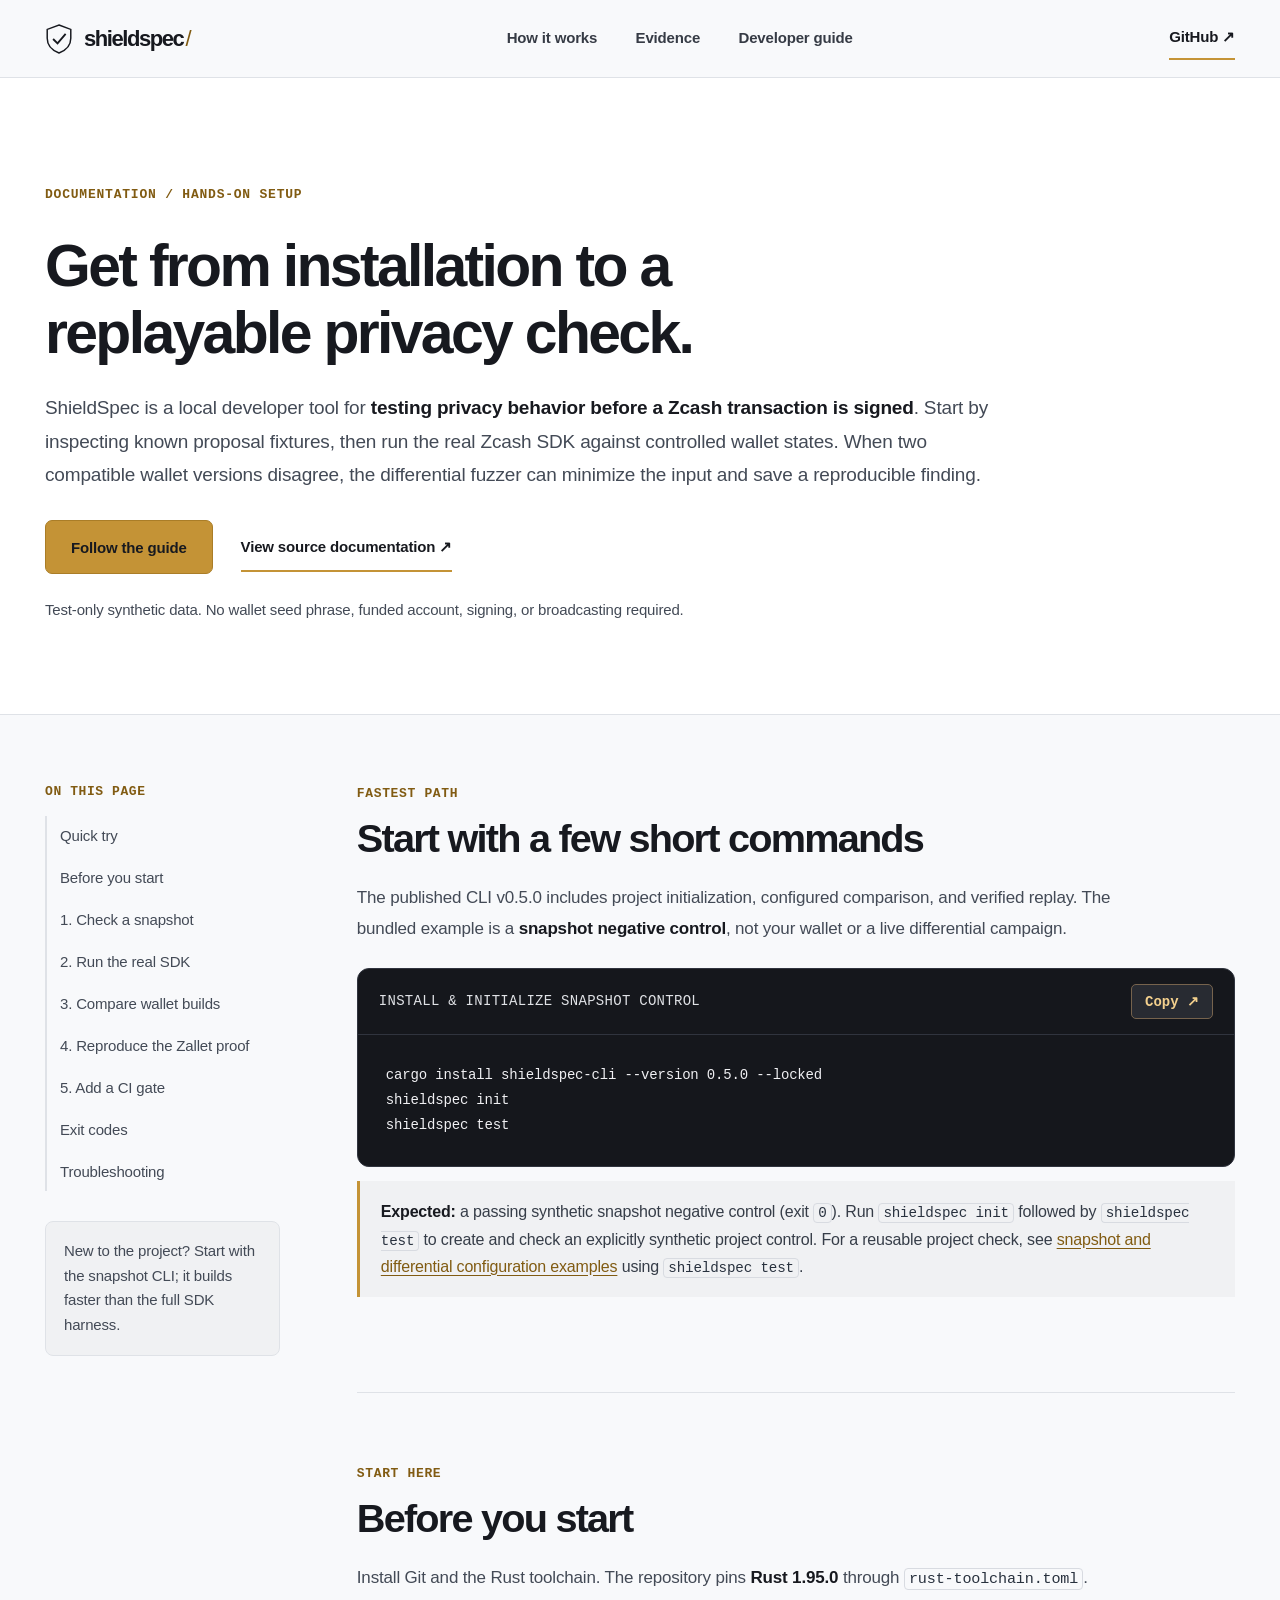
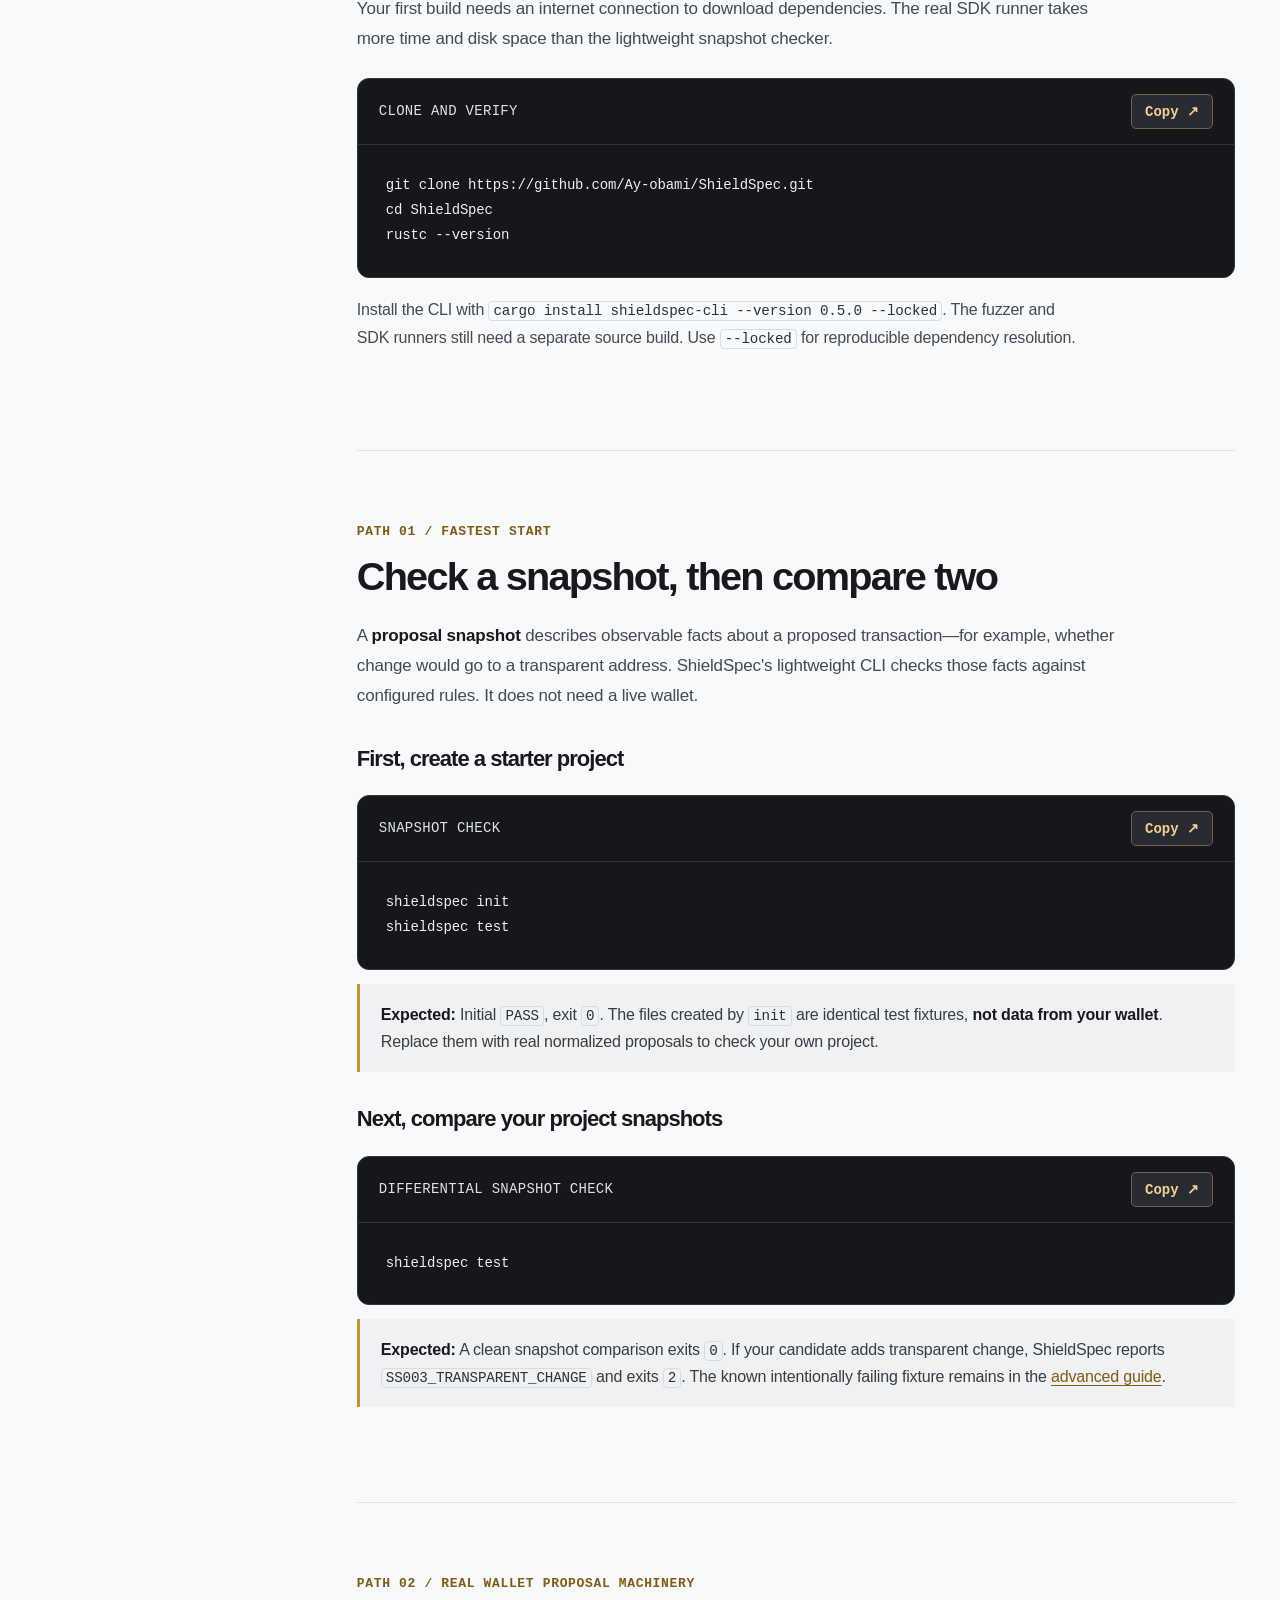
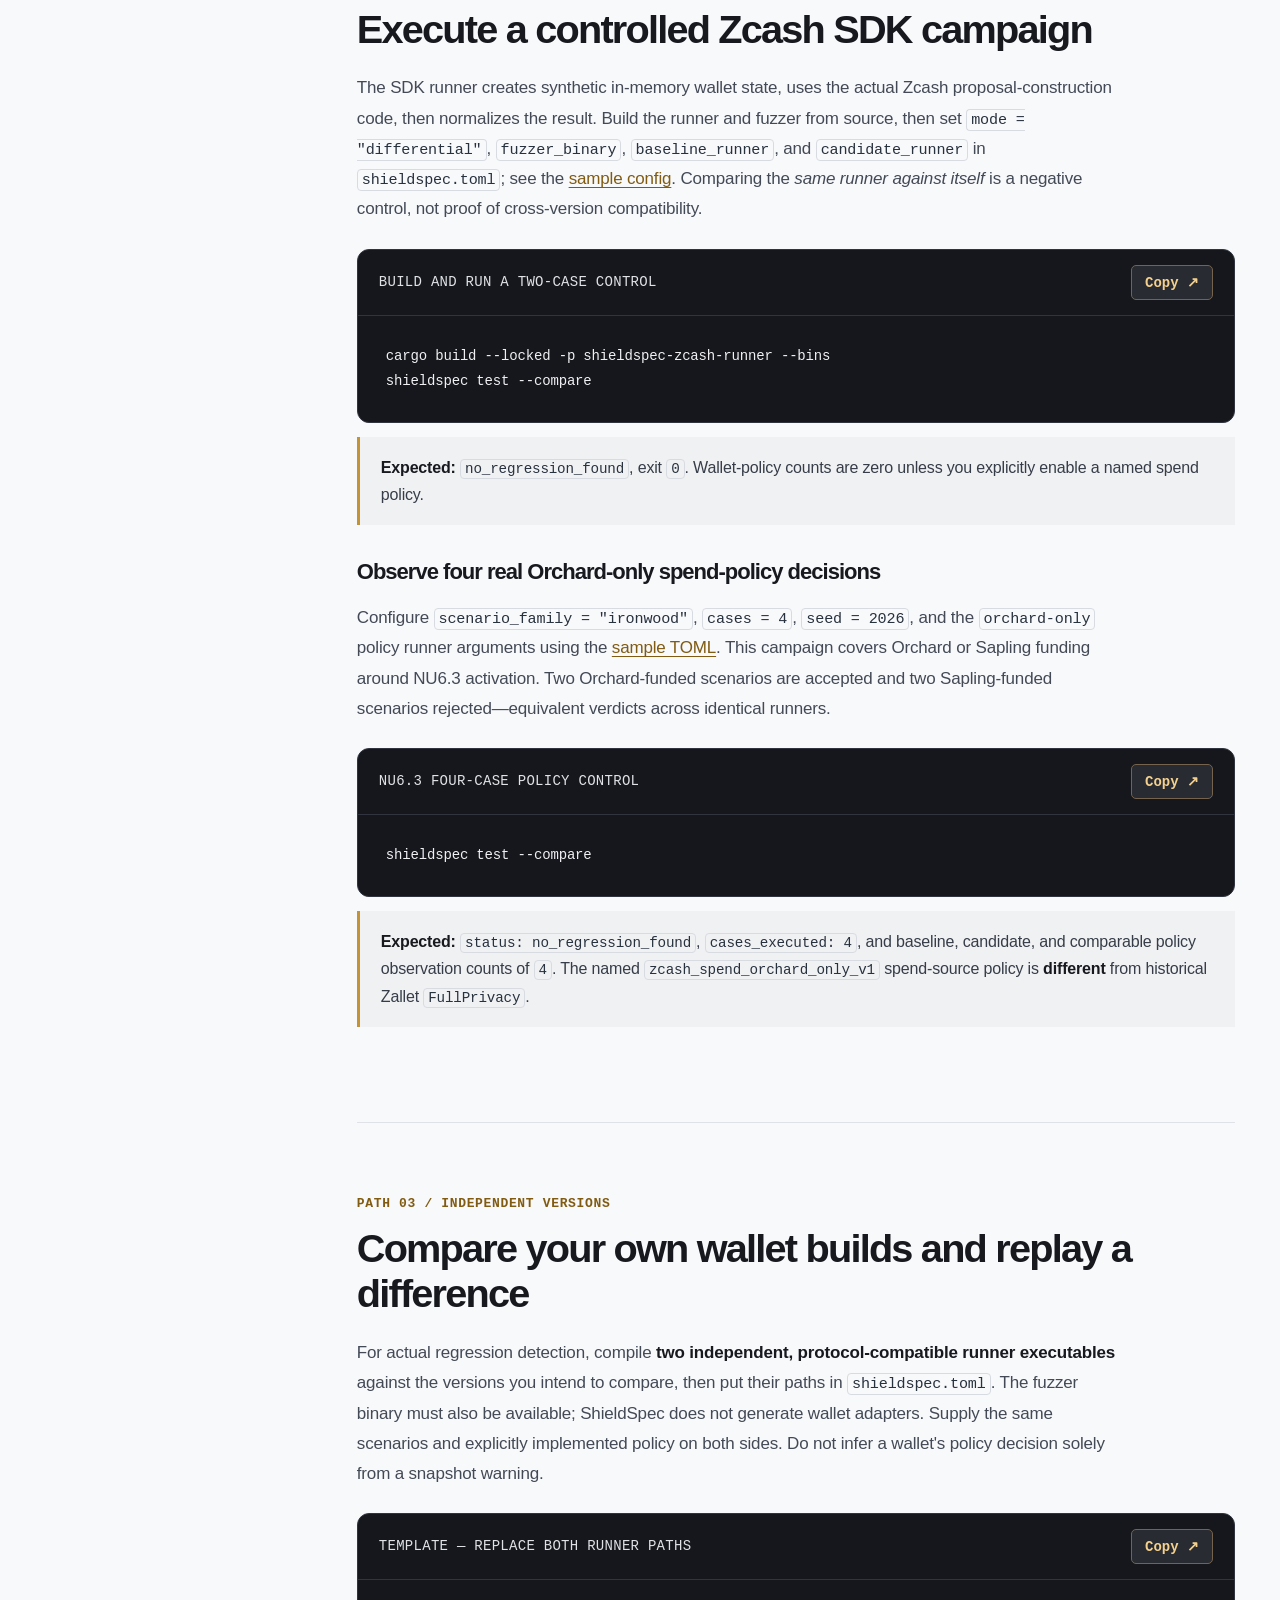
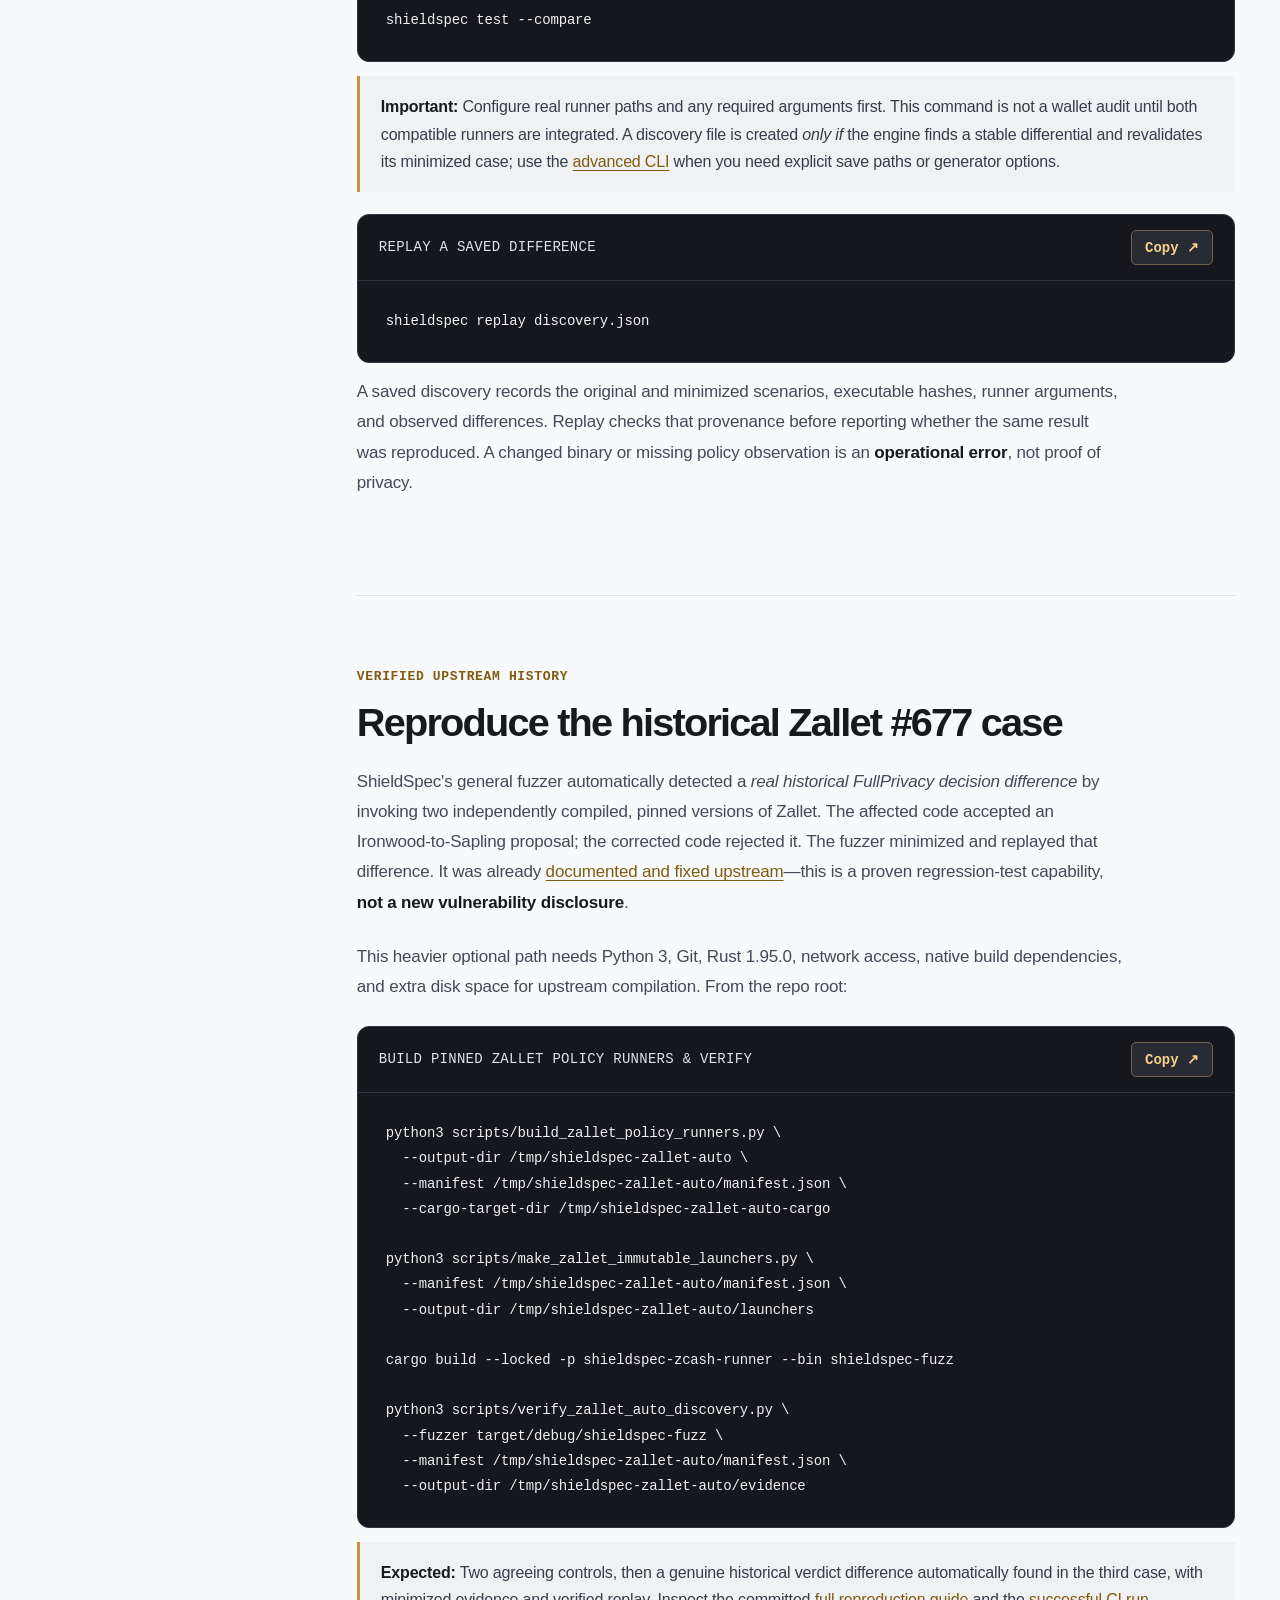
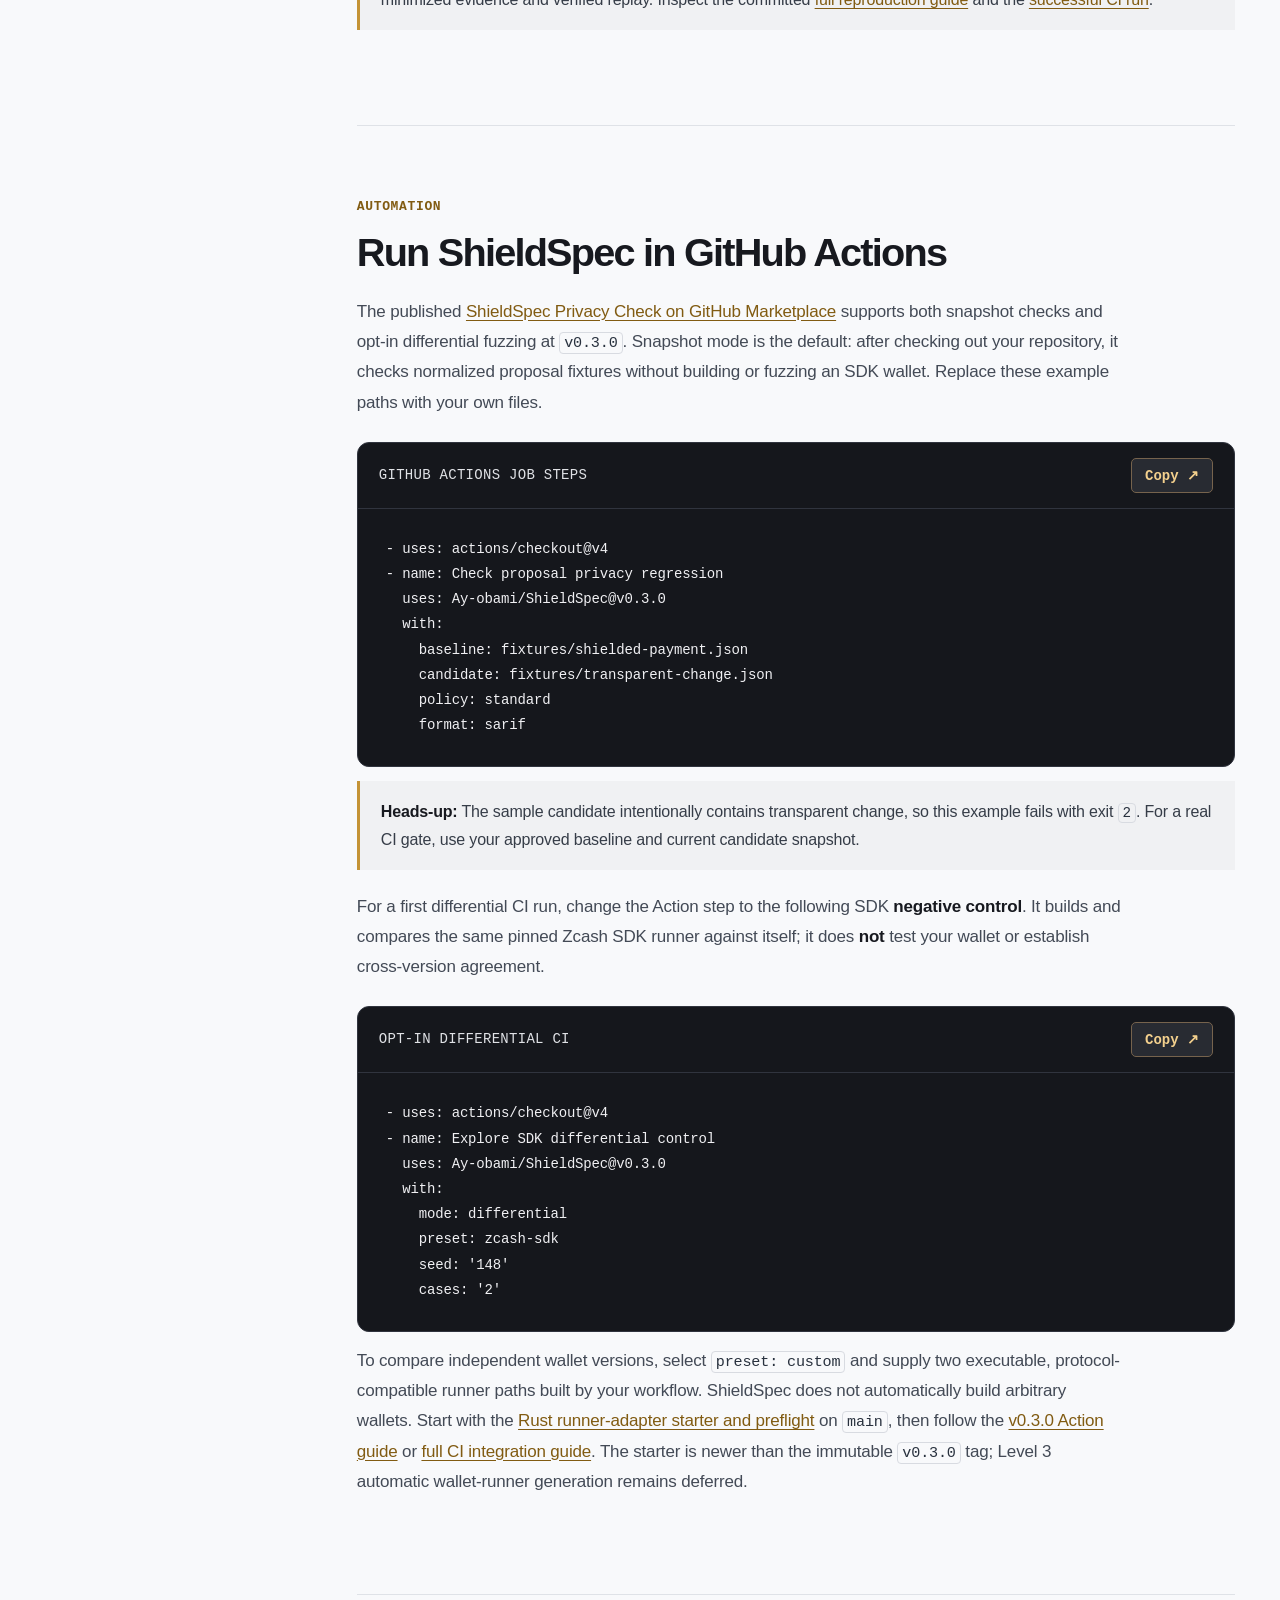
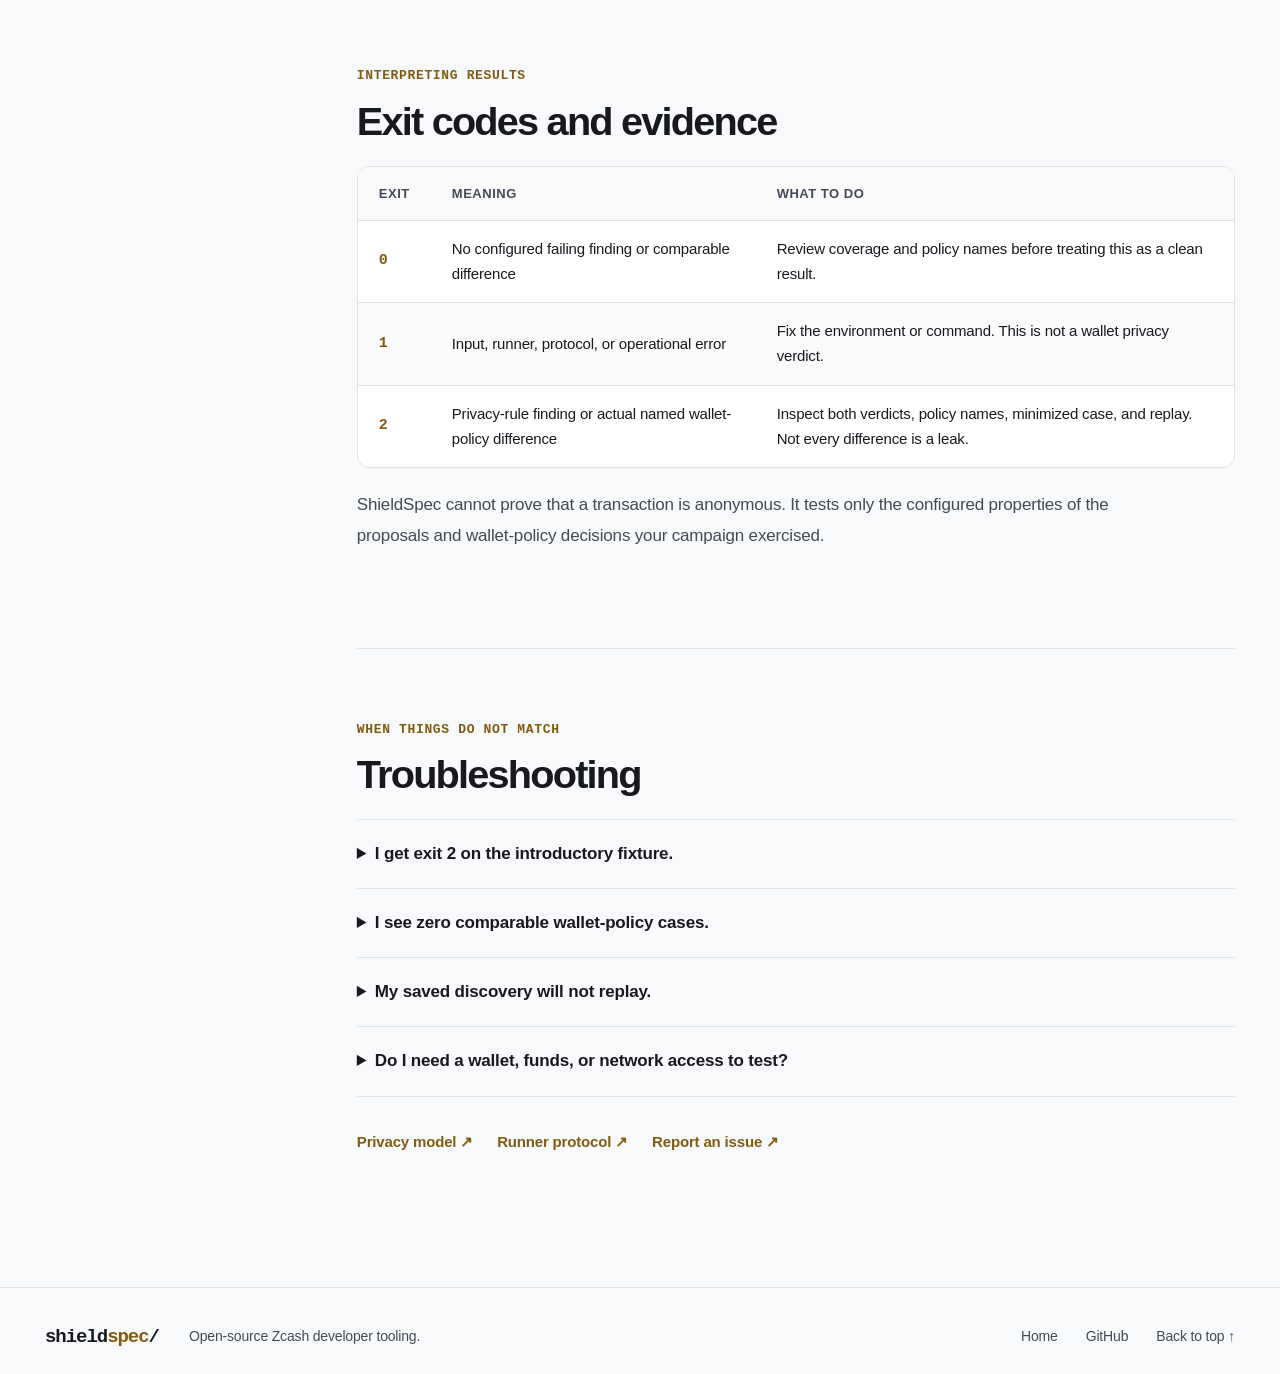
<file: site/docs.html>
<!doctype html>
<html lang="en">
<head>
  <meta charset="utf-8">
  <meta name="viewport" content="width=device-width, initial-scale=1">
  <meta name="description" content="Use ShieldSpec to check Zcash proposal privacy, compare real SDK wallet builds, replay differential findings, and integrate privacy regression gates into CI.">
  <meta name="theme-color" content="#f8f9fb">
  <title>Developer guide — ShieldSpec</title>
  <link rel="stylesheet" href="./styles.css?v=clarity-20261028">
  <script src="./app.js?v=clarity-20261028" defer></script>
</head>
<body>
  <a class="skip-link" href="#main">Skip to content</a>
  <div class="site-shell">
    <header class="site-header">
      <div class="container header-inner">
        <a class="wordmark" href="./index.html" aria-label="ShieldSpec home"><span class="brand-icon" aria-hidden="true"><svg viewBox="0 0 38 42" fill="none"><path d="M19 2 35 8v12c0 10-6.3 16.3-16 20C9.3 36.3 3 30 3 20V8L19 2Z" stroke="currentColor" stroke-width="2"/><path d="m11 21 6 6 11-13" stroke="currentColor" stroke-width="2.5"/></svg></span><span>shield<span class="wordmark-accent">spec</span><span class="wordmark-mark">/</span></span></a>
        <nav class="nav-links" aria-label="Main navigation"><a href="./index.html#how-it-works">How it works</a><a href="./index.html#findings">Evidence</a><a href="./docs.html" aria-current="page">Developer guide</a></nav>
        <a class="header-action" href="https://github.com/Ay-obami/ShieldSpec" target="_blank" rel="noopener noreferrer">GitHub <span aria-hidden="true">↗</span></a>
      </div>
    </header>

    <main id="main" class="docs-main">
      <section class="docs-hero">
        <div class="container">
          <p class="section-kicker">DOCUMENTATION / HANDS-ON SETUP</p>
          <h1>Get from installation to a replayable privacy check.</h1>
          <p class="docs-lede">ShieldSpec is a local developer tool for <strong>testing privacy behavior before a Zcash transaction is signed</strong>. Start by inspecting known proposal fixtures, then run the real Zcash SDK against controlled wallet states. When two compatible wallet versions disagree, the differential fuzzer can minimize the input and save a reproducible finding.</p>
          <div class="docs-hero-actions"><a class="button primary" href="#prerequisites">Follow the guide</a><a class="button text-action" href="https://github.com/Ay-obami/ShieldSpec/blob/main/docs/getting-started.md" target="_blank" rel="noopener noreferrer">View source documentation ↗</a></div>
          <p class="docs-safety">Test-only synthetic data. No wallet seed phrase, funded account, signing, or broadcasting required.</p>
        </div>
      </section>

      <div class="container docs-layout">
        <aside class="docs-sidebar" aria-label="Developer guide contents">
          <p class="docs-sidebar-label">ON THIS PAGE</p>
          <nav aria-label="Guide sections"><a href="#quick-try">Quick try</a><a href="#prerequisites">Before you start</a><a href="#snapshot-check">1. Check a snapshot</a><a href="#real-sdk">2. Run the real SDK</a><a href="#compare-builds">3. Compare wallet builds</a><a href="#zallet-proof">4. Reproduce the Zallet proof</a><a href="#ci-integration">5. Add a CI gate</a><a href="#exit-codes">Exit codes</a><a href="#troubleshooting">Troubleshooting</a></nav>
          <div class="docs-sidebar-note">New to the project? Start with the snapshot CLI; it builds faster than the full SDK harness.</div>
        </aside>

        <div class="docs-content">
          <section class="docs-section" id="quick-try">
            <div class="docs-step-label">FASTEST PATH</div>
            <h2>Start with a few short commands</h2>
            <p>The published CLI v0.5.0 includes project initialization, configured comparison, and verified replay. The bundled example is a <strong>snapshot negative control</strong>, not your wallet or a live differential campaign.</p>
            <div class="command-card"><div class="command-header"><span>INSTALL & INITIALIZE SNAPSHOT CONTROL</span><button class="copy-button" type="button" data-copy-target="docs-quick-try">Copy ↗</button></div><pre id="docs-quick-try" tabindex="0" aria-label="Run ShieldSpec built-in snapshot example"><code>cargo install shieldspec-cli --version 0.5.0 --locked
shieldspec init
shieldspec test</code></pre></div>
            <p class="docs-outcome"><strong>Expected:</strong> a passing synthetic snapshot negative control (exit <code>0</code>). Run <code>shieldspec init</code> followed by <code>shieldspec test</code> to create and check an explicitly synthetic project control. For a reusable project check, see <a href="https://github.com/Ay-obami/ShieldSpec/blob/main/docs/simple-workflows.md" target="_blank" rel="noopener noreferrer">snapshot and differential configuration examples</a> using <code>shieldspec test</code>.</p>
          </section>

          <section class="docs-section" id="prerequisites">
            <div class="docs-step-label">START HERE</div>
            <h2>Before you start</h2>
            <p>Install Git and the Rust toolchain. The repository pins <strong>Rust 1.95.0</strong> through <code>rust-toolchain.toml</code>. Your first build needs an internet connection to download dependencies. The real SDK runner takes more time and disk space than the lightweight snapshot checker.</p>
            <div class="command-card"><div class="command-header"><span>CLONE AND VERIFY</span><button class="copy-button" type="button" data-copy-target="docs-clone">Copy ↗</button></div><pre id="docs-clone" tabindex="0" aria-label="Clone ShieldSpec and verify Rust"><code>git clone https://github.com/Ay-obami/ShieldSpec.git
cd ShieldSpec
rustc --version</code></pre></div>
            <p class="docs-note">Install the CLI with <code>cargo install shieldspec-cli --version 0.5.0 --locked</code>. The fuzzer and SDK runners still need a separate source build. Use <code>--locked</code> for reproducible dependency resolution.</p>
          </section>

          <section class="docs-section" id="snapshot-check">
            <div class="docs-step-label">PATH 01 / FASTEST START</div>
            <h2>Check a snapshot, then compare two</h2>
            <p>A <strong>proposal snapshot</strong> describes observable facts about a proposed transaction—for example, whether change would go to a transparent address. ShieldSpec's lightweight CLI checks those facts against configured rules. It does not need a live wallet.</p>
            <h3>First, create a starter project</h3>
            <div class="command-card"><div class="command-header"><span>SNAPSHOT CHECK</span><button class="copy-button" type="button" data-copy-target="docs-check">Copy ↗</button></div><pre id="docs-check" tabindex="0" aria-label="Check a known-good proposal"><code>shieldspec init
shieldspec test</code></pre></div>
            <p class="docs-outcome"><strong>Expected:</strong> Initial <code>PASS</code>, exit <code>0</code>. The files created by <code>init</code> are identical test fixtures, <strong>not data from your wallet</strong>. Replace them with real normalized proposals to check your own project.</p>
            <h3>Next, compare your project snapshots</h3>
            <div class="command-card"><div class="command-header"><span>DIFFERENTIAL SNAPSHOT CHECK</span><button class="copy-button" type="button" data-copy-target="docs-diff">Copy ↗</button></div><pre id="docs-diff" tabindex="0" aria-label="Compare two proposal snapshots"><code>shieldspec test</code></pre></div>
            <p class="docs-outcome"><strong>Expected:</strong> A clean snapshot comparison exits <code>0</code>. If your candidate adds transparent change, ShieldSpec reports <code>SS003_TRANSPARENT_CHANGE</code> and exits <code>2</code>. The known intentionally failing fixture remains in the <a href="https://github.com/Ay-obami/ShieldSpec/blob/main/docs/getting-started.md" target="_blank" rel="noopener noreferrer">advanced guide</a>.</p>
          </section>

          <section class="docs-section" id="real-sdk">
            <div class="docs-step-label">PATH 02 / REAL WALLET PROPOSAL MACHINERY</div>
            <h2>Execute a controlled Zcash SDK campaign</h2>
            <p>The SDK runner creates synthetic in-memory wallet state, uses the actual Zcash proposal-construction code, then normalizes the result. Build the runner and fuzzer from source, then set <code>mode = "differential"</code>, <code>fuzzer_binary</code>, <code>baseline_runner</code>, and <code>candidate_runner</code> in <code>shieldspec.toml</code>; see the <a href="https://github.com/Ay-obami/ShieldSpec/blob/main/docs/simple-workflows.md" target="_blank" rel="noopener noreferrer">sample config</a>. Comparing the <em>same runner against itself</em> is a negative control, not proof of cross-version compatibility.</p>
            <div class="command-card"><div class="command-header"><span>BUILD AND RUN A TWO-CASE CONTROL</span><button class="copy-button" type="button" data-copy-target="docs-sdk-basic">Copy ↗</button></div><pre id="docs-sdk-basic" tabindex="0" aria-label="Run real SDK negative control"><code>cargo build --locked -p shieldspec-zcash-runner --bins
shieldspec test --compare</code></pre></div>
            <p class="docs-outcome"><strong>Expected:</strong> <code>no_regression_found</code>, exit <code>0</code>. Wallet-policy counts are zero unless you explicitly enable a named spend policy.</p>
            <h3>Observe four real Orchard-only spend-policy decisions</h3>
            <p>Configure <code>scenario_family = "ironwood"</code>, <code>cases = 4</code>, <code>seed = 2026</code>, and the <code>orchard-only</code> policy runner arguments using the <a href="https://github.com/Ay-obami/ShieldSpec/blob/main/docs/simple-workflows.md" target="_blank" rel="noopener noreferrer">sample TOML</a>. This campaign covers Orchard or Sapling funding around NU6.3 activation. Two Orchard-funded scenarios are accepted and two Sapling-funded scenarios rejected—equivalent verdicts across identical runners.</p>
            <div class="command-card"><div class="command-header"><span>NU6.3 FOUR-CASE POLICY CONTROL</span><button class="copy-button" type="button" data-copy-target="docs-sdk-ironwood">Copy ↗</button></div><pre id="docs-sdk-ironwood" tabindex="0" aria-label="Run four-case Ironwood wallet policy control"><code>shieldspec test --compare</code></pre></div>
            <p class="docs-outcome"><strong>Expected:</strong> <code>status: no_regression_found</code>, <code>cases_executed: 4</code>, and baseline, candidate, and comparable policy observation counts of <code>4</code>. The named <code>zcash_spend_orchard_only_v1</code> spend-source policy is <strong>different</strong> from historical Zallet <code>FullPrivacy</code>.</p>
          </section>

          <section class="docs-section" id="compare-builds">
            <div class="docs-step-label">PATH 03 / INDEPENDENT VERSIONS</div>
            <h2>Compare your own wallet builds and replay a difference</h2>
            <p>For actual regression detection, compile <strong>two independent, protocol-compatible runner executables</strong> against the versions you intend to compare, then put their paths in <code>shieldspec.toml</code>. The fuzzer binary must also be available; ShieldSpec does not generate wallet adapters. Supply the same scenarios and explicitly implemented policy on both sides. Do not infer a wallet's policy decision solely from a snapshot warning.</p>
            <div class="command-card"><div class="command-header"><span>TEMPLATE — REPLACE BOTH RUNNER PATHS</span><button class="copy-button" type="button" data-copy-target="docs-independent">Copy ↗</button></div><pre id="docs-independent" tabindex="0" aria-label="Compare two independent wallet builds"><code>shieldspec test --compare</code></pre></div>
            <p class="docs-outcome"><strong>Important:</strong> Configure real runner paths and any required arguments first. This command is not a wallet audit until both compatible runners are integrated. A discovery file is created <em>only if</em> the engine finds a stable differential and revalidates its minimized case; use the <a href="https://github.com/Ay-obami/ShieldSpec/blob/main/docs/getting-started.md" target="_blank" rel="noopener noreferrer">advanced CLI</a> when you need explicit save paths or generator options.</p>
            <div class="command-card"><div class="command-header"><span>REPLAY A SAVED DIFFERENCE</span><button class="copy-button" type="button" data-copy-target="docs-replay">Copy ↗</button></div><pre id="docs-replay" tabindex="0" aria-label="Replay a saved differential discovery"><code>shieldspec replay discovery.json</code></pre></div>
            <p>A saved discovery records the original and minimized scenarios, executable hashes, runner arguments, and observed differences. Replay checks that provenance before reporting whether the same result was reproduced. A changed binary or missing policy observation is an <strong>operational error</strong>, not proof of privacy.</p>
          </section>

          <section class="docs-section" id="zallet-proof">
            <div class="docs-step-label">VERIFIED UPSTREAM HISTORY</div>
            <h2>Reproduce the historical Zallet #677 case</h2>
            <p>ShieldSpec's general fuzzer automatically detected a <em>real historical FullPrivacy decision difference</em> by invoking two independently compiled, pinned versions of Zallet. The affected code accepted an Ironwood-to-Sapling proposal; the corrected code rejected it. The fuzzer minimized and replayed that difference. It was already <a href="https://github.com/zcash/zallet/pull/677" target="_blank" rel="noopener noreferrer">documented and fixed upstream</a>—this is a proven regression-test capability, <strong>not a new vulnerability disclosure</strong>.</p>
            <p>This heavier optional path needs Python 3, Git, Rust 1.95.0, network access, native build dependencies, and extra disk space for upstream compilation. From the repo root:</p>
            <div class="command-card"><div class="command-header"><span>BUILD PINNED ZALLET POLICY RUNNERS &amp; VERIFY</span><button class="copy-button" type="button" data-copy-target="docs-zallet">Copy ↗</button></div><pre id="docs-zallet" tabindex="0" aria-label="Reproduce pinned Zallet automatic discovery"><code>python3 scripts/build_zallet_policy_runners.py \
  --output-dir /tmp/shieldspec-zallet-auto \
  --manifest /tmp/shieldspec-zallet-auto/manifest.json \
  --cargo-target-dir /tmp/shieldspec-zallet-auto-cargo

python3 scripts/make_zallet_immutable_launchers.py \
  --manifest /tmp/shieldspec-zallet-auto/manifest.json \
  --output-dir /tmp/shieldspec-zallet-auto/launchers

cargo build --locked -p shieldspec-zcash-runner --bin shieldspec-fuzz

python3 scripts/verify_zallet_auto_discovery.py \
  --fuzzer target/debug/shieldspec-fuzz \
  --manifest /tmp/shieldspec-zallet-auto/manifest.json \
  --output-dir /tmp/shieldspec-zallet-auto/evidence</code></pre></div>
            <p class="docs-outcome"><strong>Expected:</strong> Two agreeing controls, then a genuine historical verdict difference automatically found in the third case, with minimized evidence and verified replay. Inspect the committed <a href="https://github.com/Ay-obami/ShieldSpec/blob/main/docs/zallet-auto-discovery.md" target="_blank" rel="noopener noreferrer">full reproduction guide</a> and the <a href="https://github.com/Ay-obami/ShieldSpec/actions/runs/40616469538" target="_blank" rel="noopener noreferrer">successful CI run</a>.</p>
          </section>

          <section class="docs-section" id="ci-integration">
            <div class="docs-step-label">AUTOMATION</div>
            <h2>Run ShieldSpec in GitHub Actions</h2>
            <p>The published <a href="https://github.com/marketplace/actions/shieldspec-privacy-check" target="_blank" rel="noopener noreferrer">ShieldSpec Privacy Check on GitHub Marketplace</a> supports both snapshot checks and opt-in differential fuzzing at <code>v0.3.0</code>. Snapshot mode is the default: after checking out your repository, it checks normalized proposal fixtures without building or fuzzing an SDK wallet. Replace these example paths with your own files.</p>
            <div class="command-card"><div class="command-header"><span>GITHUB ACTIONS JOB STEPS</span><button class="copy-button" type="button" data-copy-target="docs-ci">Copy ↗</button></div><pre id="docs-ci" tabindex="0" aria-label="ShieldSpec GitHub Actions example"><code>- uses: actions/checkout@v4
- name: Check proposal privacy regression
  uses: Ay-obami/ShieldSpec@v0.3.0
  with:
    baseline: fixtures/shielded-payment.json
    candidate: fixtures/transparent-change.json
    policy: standard
    format: sarif</code></pre></div>
            <p class="docs-outcome"><strong>Heads-up:</strong> The sample candidate intentionally contains transparent change, so this example fails with exit <code>2</code>. For a real CI gate, use your approved baseline and current candidate snapshot.</p>
            <p>For a first differential CI run, change the Action step to the following SDK <strong>negative control</strong>. It builds and compares the same pinned Zcash SDK runner against itself; it does <strong>not</strong> test your wallet or establish cross-version agreement.</p>
            <div class="command-card"><div class="command-header"><span>OPT-IN DIFFERENTIAL CI</span><button class="copy-button" type="button" data-copy-target="docs-ci-differential">Copy ↗</button></div><pre id="docs-ci-differential" tabindex="0" aria-label="ShieldSpec differential GitHub Actions example"><code>- uses: actions/checkout@v4
- name: Explore SDK differential control
  uses: Ay-obami/ShieldSpec@v0.3.0
  with:
    mode: differential
    preset: zcash-sdk
    seed: '148'
    cases: '2'</code></pre></div>
            <p>To compare independent wallet versions, select <code>preset: custom</code> and supply two executable, protocol-compatible runner paths built by your workflow. ShieldSpec does not automatically build arbitrary wallets. Start with the <a href="https://github.com/Ay-obami/ShieldSpec/blob/main/examples/runner-adapter/README.md" target="_blank" rel="noopener noreferrer">Rust runner-adapter starter and preflight</a> on <code>main</code>, then follow the <a href="https://github.com/Ay-obami/ShieldSpec/blob/main/docs/github-action.md" target="_blank" rel="noopener noreferrer">v0.3.0 Action guide</a> or <a href="https://github.com/Ay-obami/ShieldSpec/blob/main/docs/ci-integration.md" target="_blank" rel="noopener noreferrer">full CI integration guide</a>. The starter is newer than the immutable <code>v0.3.0</code> tag; Level 3 automatic wallet-runner generation remains deferred.</p>
          </section>

          <section class="docs-section" id="exit-codes">
            <div class="docs-step-label">INTERPRETING RESULTS</div>
            <h2>Exit codes and evidence</h2>
            <div class="control-table-wrap docs-table-wrap" role="region" aria-label="ShieldSpec exit codes" tabindex="0"><table class="control-table"><thead><tr><th scope="col">Exit</th><th scope="col">Meaning</th><th scope="col">What to do</th></tr></thead><tbody><tr><th scope="row">0</th><td>No configured failing finding or comparable difference</td><td>Review coverage and policy names before treating this as a clean result.</td></tr><tr><th scope="row">1</th><td>Input, runner, protocol, or operational error</td><td>Fix the environment or command. This is not a wallet privacy verdict.</td></tr><tr><th scope="row">2</th><td>Privacy-rule finding or actual named wallet-policy difference</td><td>Inspect both verdicts, policy names, minimized case, and replay. Not every difference is a leak.</td></tr></tbody></table></div>
            <p>ShieldSpec cannot prove that a transaction is anonymous. It tests only the configured properties of the proposals and wallet-policy decisions your campaign exercised.</p>
          </section>

          <section class="docs-section" id="troubleshooting">
            <div class="docs-step-label">WHEN THINGS DO NOT MATCH</div>
            <h2>Troubleshooting</h2>
            <div class="docs-faq"><details><summary>I get exit 2 on the introductory fixture.</summary><p>That is expected for <code>fixtures/transparent-change.json</code>. The fixture intentionally introduces transparent change; use the first known-good <code>check</code> command to confirm a passing run.</p></details><details><summary>I see zero comparable wallet-policy cases.</summary><p>You may be running snapshot-only mode. Both runners need an actual observed policy with the same name; enable the opt-in <code>--wallet-spend-policy orchard-only</code> arguments on both runners when exercising the SDK control.</p></details><details><summary>My saved discovery will not replay.</summary><p>Replay verifies executable hashes and recorded arguments. Restore the original compatible runner binaries, check the saved JSON path, and use the matching scenario family. A changed binary is an error, not a clean privacy result.</p></details><details><summary>Do I need a wallet, funds, or network access to test?</summary><p>No funded wallet or private key is required. The runner builds synthetic test state. Network access is needed to fetch Rust dependencies and historical source versions during setup, not to sign or broadcast transactions.</p></details></div>
            <p class="docs-end-links"><a class="text-link" href="https://github.com/Ay-obami/ShieldSpec/blob/main/docs/privacy-model.md" target="_blank" rel="noopener noreferrer">Privacy model ↗</a><a class="text-link" href="https://github.com/Ay-obami/ShieldSpec/blob/main/docs/wallet-policy-observations.md" target="_blank" rel="noopener noreferrer">Runner protocol ↗</a><a class="text-link" href="https://github.com/Ay-obami/ShieldSpec/issues" target="_blank" rel="noopener noreferrer">Report an issue ↗</a></p>
          </section>
          <p id="copy-status" class="sr-only" role="status" aria-live="polite" aria-atomic="true"></p>
        </div>
      </div>
    </main>
    <footer class="site-footer"><div class="container footer-inner"><span class="footer-mark">shield<span>spec</span>/</span><span>Open-source Zcash developer tooling.</span><div><a href="./index.html">Home</a><a href="https://github.com/Ay-obami/ShieldSpec">GitHub</a><a href="#main">Back to top ↑</a></div></div></footer>
  </div>
</body>
</html>
</file>
<file: site/styles.css>
:root {
  color-scheme: light;
  --bg: #f8f9fb;
  --surface: #ffffff;
  --surface-alt: #f2f3f5;
  --text: #17191f;
  --muted: #434a56;
  --subtle: #5b626d;
  --border: #dfe2e7;
  --accent: #c49336;
  --accent-dark: #815b12;
  --accent-light: #f7edd7;
  --terminal: #15171c;
  --terminal-border: #30343e;
  --terminal-text: #f5f5f6;
  --terminal-muted: #c3c7d0;
  --radius: 12px;
  --container: 1190px;
}

* { box-sizing: border-box; }
html { scroll-behavior: smooth; scroll-padding-top: 105px; }
body { margin: 0; background: var(--bg); color: var(--text); font: 17px/1.65 Inter, "Segoe UI", Arial, sans-serif; letter-spacing: -.01em; }
a { color: inherit; text-decoration: none; }
button { font: inherit; }
::selection { background: #f0d9a7; color: var(--text); }
:focus-visible { outline: 3px solid var(--accent-dark); outline-offset: 4px; }
.container { width: min(calc(100% - 88px), var(--container)); margin-inline: auto; }
.site-shell { overflow: clip; }
.skip-link { position: absolute; top: -65px; left: 20px; z-index: 40; padding: 10px 16px; background: var(--terminal); color: white; border-radius: 6px; }
.skip-link:focus { top: 12px; }
h1,h2,h3,h4,p { margin-top: 0; }
h1,h2,h3,h4 { color: var(--text); letter-spacing: -.045em; }
h1,h2 { line-height: 1.13; font-weight: 690; }
h3,h4 { line-height: 1.3; font-weight: 650; }
code,pre { font-family: ui-monospace, SFMono-Regular, Consolas, "Liberation Mono", monospace; }

/* Clear navigation and a single spacious hero. */
.site-header { position: sticky; top: 0; z-index: 25; border-bottom: 1px solid var(--border); background: var(--bg); }
.header-inner { min-height: 77px; display: flex; align-items: center; justify-content: space-between; gap: 30px; }
.wordmark { display: inline-flex; align-items: center; gap: 11px; font-size: 22px; line-height: 1; font-weight: 780; letter-spacing: -.065em; white-space: nowrap; }
.brand-icon { display: inline-flex; width: 28px; height: 32px; color: var(--text); }
.brand-icon svg { width: 100%; height: 100%; }
.wordmark-accent { color: var(--text); }
.wordmark-mark { margin-left: 2px; color: var(--accent-dark); font-weight: 500; }
.nav-links { display: flex; align-items: center; gap: clamp(22px, 3vw, 47px); }
.nav-links a, .header-action { font-size: 15px; font-weight: 600; }
.nav-links a { color: #363b45; transition: color .18s ease; }
.nav-links a:hover, .site-footer a:hover { color: var(--accent-dark); }
.header-action { padding: 8px 0; color: var(--text); border-bottom: 2px solid var(--accent); transition: color .18s ease; }
.header-action:hover { color: var(--accent-dark); }
.hero { padding: 90px 0 105px; min-height: min(860px, calc(100svh - 77px)); display: flex; align-items: center; border-bottom: 1px solid var(--border); }
.hero-grid { display: grid; grid-template-columns: minmax(0, 1.17fr) minmax(0, 1fr); align-items: center; gap: clamp(52px, 5.6vw, 90px); }
.hero-copy { max-width: 650px; animation: enter .3s ease-out both; }
h1 { font-size: clamp(49px, 4.65vw, 67px); max-width: 690px; margin-bottom: 25px; text-wrap: balance; }
.hero-kicker { margin: 0 0 22px; color: var(--accent-dark); font: 700 13px/1.5 ui-monospace, Consolas, monospace; letter-spacing: .065em; }
.hero-lede { max-width: 620px; margin-bottom: 32px; color: var(--muted); font-size: clamp(17px, 1.4vw, 19px); line-height: 1.7; letter-spacing: -.01em; }
.hero-lede strong { color: var(--text); font-weight: 690; }
.hero-actions { display: flex; align-items: center; gap: 25px; flex-wrap: wrap; }
.hero-audience { margin: 23px 0 0; color: var(--muted); font-size: 15px; }
.button { display: inline-flex; align-items: center; justify-content: center; min-height: 54px; padding: 13px 25px; border-radius: 7px; font-size: 15px; line-height: 1.4; font-weight: 680; transition: background .18s ease, color .18s ease, transform .18s ease, border-color .18s ease; }
.button:hover { transform: translateY(-2px); }
.button.primary { background: var(--accent); color: #17191f; border: 1px solid #aa7d27; }
.button.primary:hover { background: #d8a746; }
.button.text-action { color: var(--text); border-radius: 0; padding-inline: 0; min-height: 42px; border-bottom: 2px solid var(--accent); }
.button.text-action:hover { color: var(--accent-dark); }
.button.secondary { color: var(--text); background: var(--surface); border: 1px solid #c5c8d0; }
.button.secondary:hover { border-color: var(--accent-dark); }
.hero-evidence { min-width: 0; }
.hero-demo { min-width: 0; background: var(--terminal); border: 1px solid var(--terminal-border); border-radius: 11px; overflow: hidden; animation: enter .36s .07s ease-out both; }
.terminal-bar { min-height: 54px; padding: 0 27px; display: flex; justify-content: space-between; align-items: center; gap: 12px; border-bottom: 1px solid #30343b; color: #edeef0; font: 14px/1.4 ui-monospace, SFMono-Regular, Consolas, monospace; }
.terminal-bar a { color: #c7cad0; font-size: 18px; }
.terminal-bar a:hover { color: var(--accent); }
.terminal-body { padding: 30px 29px; font: 15px/1.65 ui-monospace, SFMono-Regular, Consolas, monospace; color: var(--terminal-text); }
.terminal-intro { margin-bottom: 25px; font: 15px/1.65 Inter, "Segoe UI", Arial, sans-serif; color: #d3d6de; }
.terminal-row { display: grid; grid-template-columns: minmax(78px, 1fr) minmax(85px, 1.1fr) auto; gap: 11px; align-items: center; margin-bottom: 20px; white-space: nowrap; }
.terminal-row code { font-size: 14px; color: #f0f0f1; }
.term-dim { color: var(--terminal-muted); }
.terminal-verdict { border: 1px solid #484b53; border-radius: 4px; padding: 5px 8px; font-size: 12px; font-weight: 700; letter-spacing: .02em; text-align: center; }
.terminal-verdict.accepted { color: #f0d49a; border-color: #84652b; }
.terminal-verdict.rejected { color: #e5e6e9; }
.terminal-result { display: flex; align-items: center; gap: 11px; margin: 31px 0 23px; padding: 16px; border: 1px solid var(--accent); border-radius: 6px; color: #f3ce85; font-weight: 600; white-space: normal; }
.terminal-result-icon { display: grid; flex: 0 0 21px; place-items: center; width: 21px; height: 21px; border: 1px solid currentColor; border-radius: 50%; font-size: 12px; font-weight: 700; }
.terminal-meta { margin: 0; color: #d2d4dc; font-size: 13px; letter-spacing: .005em; }
.terminal-meta span { padding: 0 7px; color: #d0ad68; }
.hero-proof-note { margin: 16px 3px 0; color: var(--muted); font-size: 14px; line-height: 1.65; }

/* Light editorial sections; gold is reserved for actions and emphasis. */
.section { padding: 100px 0; }
.section-kicker, .roadmap-state, .card-index, .step-no, .compare-label, .command-header, .kind-badge { font-family: ui-monospace, SFMono-Regular, Consolas, monospace; }
.section-kicker { margin-bottom: 28px; color: var(--accent-dark); font-size: 13px; font-weight: 700; letter-spacing: .06em; }
.section-kicker span { margin-right: 7px; color: var(--subtle); }
h2 { font-size: clamp(36px, 3.7vw, 54px); margin-bottom: 0; }
h3 { font-size: 20px; }
.split-heading { display: grid; grid-template-columns: 1fr .76fr; align-items: end; gap: clamp(40px, 6vw, 100px); margin-bottom: 49px; }
.split-heading > p { margin: 0 0 3px; color: var(--muted); font-size: 17px; line-height: 1.75; }
.text-dim { color: var(--subtle); }
.accent-text { color: var(--accent-dark); }
.problem-section { background: var(--surface); border-bottom: 1px solid var(--border); }
.problem-grid, .integration-grid { display: grid; grid-template-columns: repeat(3,minmax(0,1fr)); gap: 18px; }
.problem-card, .integration-item { position: relative; padding: 33px; background: var(--surface); border: 1px solid var(--border); border-radius: var(--radius); }
.problem-card { min-height: 278px; }
.card-index { position: absolute; top: 28px; right: 27px; color: var(--subtle); font-size: 12px; }
.card-glyph, .integration-icon { display: grid; place-items: center; width: 45px; height: 45px; background: #f7f6f1; border: 1px solid #e9e4d9; border-radius: 7px; color: var(--accent-dark); font-size: 24px; font-weight: 400; }
.card-glyph { margin-bottom: 45px; }
.problem-card h3, .integration-item h3 { margin-bottom: 11px; }
.problem-card p, .integration-item p { margin: 0; color: var(--muted); font-size: 16px; line-height: 1.72; }
.checks-section { margin-top: 72px; padding-top: 58px; border-top: 1px solid var(--border); }
.checks-heading { display: flex; align-items: end; justify-content: space-between; gap: 25px; margin-bottom: 28px; }
.checks-heading h3 { margin-bottom: 10px; font-size: clamp(27px, 2.8vw, 36px); }
.checks-heading p { max-width: 680px; margin-bottom: 0; color: var(--muted); font-size: 17px; }
.checks-grid { display: grid; grid-template-columns: repeat(2, minmax(0,1fr)); gap: 17px; }
.check-item { padding: 30px 32px; border: 1px solid var(--border); border-radius: var(--radius); background: #fbfcfd; }
.check-index { color: var(--accent-dark); font: 700 13px ui-monospace, Consolas, monospace; }
.check-item h4 { margin: 12px 0; font-size: 19px; }
.check-item p { margin: 0; color: var(--muted); font-size: 16px; line-height: 1.72; }
.workflow-section { background: var(--bg); border-bottom: 1px solid var(--border); }
.workflow-flow { display: grid; grid-template-columns: 1fr auto 1fr auto 1fr auto 1fr; align-items: center; gap: 13px; }
.workflow-step { min-height: 262px; padding: 27px 25px; border: 1px solid var(--border); border-radius: var(--radius); background: var(--surface); }
.step-no { color: var(--accent-dark); font-size: 12px; }
.step-icon { margin: 25px 0 23px; color: var(--text); font-size: 32px; line-height: 1; }
.workflow-step h3 { margin-bottom: 9px; font-size: 18px; }
.workflow-step p { margin: 0; color: var(--muted); font-size: 16px; line-height: 1.7; }
.flow-arrow { color: #a5a8b1; font-size: 20px; }
.result-explainer { display: flex; align-items: center; justify-content: space-between; gap: 30px; margin: 36px 0 0; padding: 31px 33px; border: 1px solid var(--border); border-radius: var(--radius); background: #eff1f4; }
.result-explainer > div { max-width: 810px; }
.result-explainer h3 { margin: 8px 0 12px; font-size: 24px; }
.result-explainer p { margin: 0; color: var(--muted); font-size: 16px; line-height: 1.7; }
.result-explainer .button { flex: 0 0 auto; }
.detail-note { display: flex; align-items: flex-start; gap: 12px; margin: 24px 0 0; color: var(--muted); font-size: 15px; line-height: 1.75; }
.detail-note code { color: #555b68; }
.info-mark { display: grid; place-items: center; flex: 0 0 19px; width: 19px; height: 19px; margin-top: 1px; border: 1px solid #b6bac2; border-radius: 50%; color: var(--accent-dark); font-size: 11px; }

/* Evidence: one deliberately dark technical explorer, with the rest readable in daylight. */
.evidence-section { background: var(--surface); border-bottom: 1px solid var(--border); }
.evidence-header { display: flex; justify-content: space-between; align-items: end; gap: 35px; margin-bottom: 36px; }
.evidence-header h2 { margin-bottom: 17px; }
.section-description { max-width: 730px; margin: 0; color: var(--muted); line-height: 1.75; font-size: 17px; }
.text-link { display: inline-block; color: var(--accent-dark); font-size: 15px; font-weight: 700; text-underline-offset: 4px; }
.text-link:hover { text-decoration: underline; }
.case-explorer { overflow: hidden; border: 1px solid var(--terminal-border); border-radius: var(--radius); background: var(--terminal); color: var(--terminal-text); }
.case-tabs { display: flex; overflow-x: auto; border-bottom: 1px solid var(--terminal-border); background: #1a1c22; }
.case-tab { padding: 20px 25px; border: 0; border-bottom: 2px solid transparent; background: transparent; color: #d4d6dd; font: 600 15px Inter, "Segoe UI", Arial, sans-serif; cursor: pointer; white-space: nowrap; transition: background .18s ease, color .18s ease, border-color .18s ease; }
.case-tab:hover { background: #24272e; color: #fff; }
.case-tab.is-active { color: #f0c473; border-color: var(--accent); }
.case-panel { padding: 40px; animation: case-in .18s ease-out both; }
.case-context { display: flex; flex-wrap: wrap; align-items: center; gap: 14px; margin-bottom: 23px; color: #d1d3dc; font: 14px ui-monospace, Consolas, monospace; }
.kind-badge { padding: 7px 10px; border: 1px solid #8b722f; border-radius: 4px; color: #f2cd80; text-transform: uppercase; letter-spacing: .04em; font-size: 12px; }
.case-panel h3 { margin-bottom: 13px; color: #fff; font-size: 26px; }
.case-panel > p { max-width: 880px; color: #d8dbe2; font-size: 16px; line-height: 1.75; }
.case-meta { display: flex; flex-wrap: wrap; gap: 70px; padding: 15px 0 30px; }
.case-meta span { display: flex; flex-direction: column; gap: 5px; }
.case-meta small { color: #c5c7d0; font: 13px ui-monospace, Consolas, monospace; letter-spacing: .05em; }
.case-meta b { color: #f0f0f2; font-size: 15px; font-weight: 600; }
.case-proposal { padding: 17px 20px; margin: 0 0 24px; border-left: 3px solid #d9a943; border-radius: 3px; background: #25272d; color: #e2e5eb !important; font-size: 15px !important; line-height: 1.6 !important; max-width: none !important; }
.compare-grid { display: grid; grid-template-columns: repeat(2,minmax(0,1fr)); gap: 16px; }
.compare-panel { min-width: 0; padding: 24px; border: 1px solid #40444e; border-radius: 8px; background: #202329; }
.compare-panel.corrected { background: #1c2025; }
.compare-label { display: block; margin-bottom: 12px; color: #d3d5dc; font-size: 13px; letter-spacing: .05em; }
.compare-panel code { display: block; margin-bottom: 15px; color: #f0f0f1; font-size: 14px; overflow-wrap: anywhere; }
.compare-summary { min-height: 65px; margin: 14px 0 13px; color: #e3e4e9; font-size: 15px; line-height: 1.55; }
.compare-source { color: #f4c969; font-size: 14px; font-weight: 700; text-decoration: underline; text-underline-offset: 4px; }
.compare-source:hover { color: #ffda87; }
.verdict { display: inline-flex; align-items: center; gap: 8px; font-size: 14px; font-weight: 700; }
.verdict.is-accepted { color: #f1cb7a; }
.verdict.is-rejected { color: #e2e3e7; }
.verdict.is-neutral { color: #d0d2d8; }
.provenance { display: flex; gap: 12px; margin-top: 29px; color: #d2d5dc; font-size: 15px; line-height: 1.7; }
.provenance > span { color: #e5bc6d; }
.provenance p { margin: 0; }
.evidence-links { display: flex; gap: 24px; flex-wrap: wrap; margin: 20px 0 0; }

/* Current SDK controls are visible, but intentionally separate from Zallet policy. */
.sdk-evidence { margin-top: 79px; padding-top: 61px; border-top: 1px solid var(--border); }
.sdk-evidence-heading { display: flex; justify-content: space-between; align-items: end; gap: 30px; margin-bottom: 28px; }
.sdk-evidence-heading > div { max-width: 790px; }
.sdk-evidence-heading .section-kicker { margin-bottom: 18px; }
.sdk-evidence h3 { margin-bottom: 16px; color: var(--text); font-size: clamp(28px,3.2vw,42px); }
.sdk-evidence-heading p { margin: 0; color: var(--muted); font-size: 16px; line-height: 1.75; }
.sdk-evidence code, .policy-proof code { color: var(--accent-dark); overflow-wrap: anywhere; }
.control-table-wrap { overflow-x: auto; border: 1px solid var(--border); border-radius: var(--radius); background: var(--surface); }
.control-table { width: 100%; min-width: 640px; border-collapse: collapse; text-align: left; font-size: 15px; }
.control-table caption { padding: 15px 21px; text-align: left; color: var(--muted); font-size: 14px; background: var(--surface-alt); border-bottom: 1px solid var(--border); }
.control-table th, .control-table td { padding: 16px 21px; border-bottom: 1px solid var(--border); }
.control-table thead th { background: #fafafa; color: var(--muted); font-size: 13px; text-transform: uppercase; letter-spacing: .04em; }
.control-table tbody th { color: var(--accent-dark); font-family: ui-monospace, Consolas, monospace; }
.control-table tbody tr:last-child th, .control-table tbody tr:last-child td { border-bottom: none; }
.control-table tbody tr:nth-child(even) { background: #fafafb; }
.policy-proof { margin-top: 23px; padding: 29px 31px; border: 1px solid var(--border); border-radius: var(--radius); background: var(--bg); }
.policy-proof h4 { margin: 17px 0 12px; font-size: 20px; }
.policy-proof p { margin: 0 0 15px; max-width: 980px; color: var(--muted); font-size: 16px; line-height: 1.75; }
.policy-proof p:last-child { margin-bottom: 0; }

/* Developer workflows and copyable terminal commands. */
.integration-section { background: var(--bg); border-bottom: 1px solid var(--border); }
.integration-item { background: var(--surface); }
.integration-icon { margin-bottom: 34px; font-family: ui-monospace, Consolas, monospace; font-size: 20px; }
.integration-item p { min-height: 75px; }
.integration-item a { display: inline-block; margin-top: 22px; color: var(--accent-dark); font-size: 15px; font-weight: 700; }
.integration-item a:hover { text-decoration: underline; }
.quickstart-section { background: var(--surface); border-bottom: 1px solid var(--border); }
.command-card { overflow: hidden; border: 1px solid var(--terminal-border); border-radius: var(--radius); background: var(--terminal); margin-bottom: 14px; }
.command-header { display: flex; justify-content: space-between; align-items: center; gap: 16px; padding: 15px 21px; border-bottom: 1px solid #30343e; color: #e0e2e6; font-size: 14px; letter-spacing: .02em; }
.copy-button { padding: 8px 13px; background: #282b32; border: 1px solid #76634d; border-radius: 5px; color: #f3d08d; font: 700 14px ui-monospace, Consolas, monospace; cursor: pointer; transition: background .18s ease; }
.copy-button:hover { background: #353942; }
.command-card pre { margin: 0; padding: 28px; overflow-x: auto; color: #f0f0f3; font-size: 15px; line-height: 1.8; tab-size: 2; }
.command-caption { margin: 0 0 31px; color: var(--muted); font-size: 15px; }
.inline-link { color: var(--accent-dark); text-decoration: underline; text-underline-offset: 3px; font-weight: 650; }
.command-card.alt { margin: 37px 0 22px; }
.roadmap-section { background: var(--bg); }
.roadmap-grid { display: grid; grid-template-columns: .85fr 1.15fr; gap: clamp(54px,7vw,112px); }
.roadmap-grid > div > h2 { margin-bottom: 24px; }
.roadmap-grid > div > p { margin-bottom: 26px; color: var(--muted); line-height: 1.8; }
.roadmap-list { margin: 0; padding: 0; list-style: none; }
.roadmap-list li { display: flex; gap: 19px; padding: 23px 0; border-bottom: 1px solid var(--border); }
.roadmap-list li:first-child { padding-top: 0; }
.roadmap-step { display: grid; flex: 0 0 40px; place-items: center; width: 40px; height: 40px; border: 1px solid var(--border); border-radius: 50%; color: #7e828e; font: 12px ui-monospace, Consolas, monospace; }
.roadmap-step.complete { border-color: #c9a255; background: #f7ecd5; color: var(--accent-dark); }
.roadmap-step.active { border-color: var(--accent); color: var(--accent-dark); }
.roadmap-state { color: var(--accent-dark); font-size: 13px; letter-spacing: .04em; }
.roadmap-list h3 { margin: 9px 0; font-size: 18px; }
.roadmap-list p { margin: 0; color: var(--muted); font-size: 16px; line-height: 1.75; }
.faq-section { padding-top: 45px; background: var(--bg); }
.faq-section h2 { margin-bottom: 45px; }
.faq-list { border-top: 1px solid var(--border); }
.faq-list details { padding: 24px 5px; border-bottom: 1px solid var(--border); }
.faq-list summary { display: flex; justify-content: space-between; gap: 18px; cursor: pointer; list-style: none; font-size: 17px; font-weight: 650; }
.faq-list summary::-webkit-details-marker { display: none; }
.faq-list summary::after { content: "+"; color: var(--accent-dark); font-size: 22px; font-weight: 400; line-height: 1.1; }
.faq-list details[open] summary::after { content: "−"; }
.faq-list p { max-width: 800px; margin: 17px 0 0; color: var(--muted); font-size: 16px; line-height: 1.75; }
.closing-section { padding: 112px 0 123px; background: var(--terminal); text-align: center; }
.closing-section .section-kicker { color: #e7bf73; }
.closing-section h2 { margin: 25px 0 35px; color: #fff; font-size: clamp(37px,4.3vw,62px); }
.closing-section em { color: #e9c47b; font-style: normal; }
.site-footer { background: var(--bg); border-top: 1px solid var(--border); padding: 37px 0; }
.footer-inner { display: flex; align-items: center; gap: 30px; color: var(--muted); font-size: 14px; }
.footer-mark { color: var(--text); font: 800 19px ui-monospace, Consolas, monospace; letter-spacing: -.055em; }
.footer-mark span { color: var(--accent-dark); }
.footer-inner > div { display: flex; gap: 28px; margin-left: auto; }
.sr-only { position: absolute; width: 1px; height: 1px; padding: 0; margin: -1px; overflow: hidden; clip: rect(0,0,0,0); white-space: nowrap; border: 0; }

/* Practical developer guide: an accessible reading column beside a restrained contents rail. */
.docs-hero { padding: 106px 0 91px; border-bottom: 1px solid var(--border); background: var(--surface); }
.docs-hero h1 { max-width: 1050px; margin-bottom: 25px; font-size: clamp(44px,4.6vw,63px); }
.docs-lede { max-width: 960px; margin-bottom: 29px; color: var(--muted); font-size: 19px; line-height: 1.75; }
.docs-lede strong { color: var(--text); }
.docs-hero-actions { display: flex; align-items: center; flex-wrap: wrap; gap: 28px; }
.docs-safety { margin: 24px 0 0; color: var(--muted); font-size: 15px; }
.docs-layout { display: grid; grid-template-columns: minmax(200px,235px) minmax(0,1fr); align-items: start; gap: clamp(42px,6vw,88px); padding-top: 69px; padding-bottom: 108px; }
.docs-sidebar { position: sticky; top: 111px; min-width: 0; }
.docs-sidebar-label { margin: 0 0 17px; font: 700 13px ui-monospace, Consolas, monospace; color: var(--accent-dark); letter-spacing: .045em; }
.docs-sidebar nav { display: flex; flex-direction: column; border-left: 2px solid var(--border); gap: 3px; }
.docs-sidebar nav a { display: block; padding: 9px 13px; color: var(--muted); font-size: 15px; line-height: 1.4; }
.docs-sidebar nav a:hover, .docs-sidebar nav a:focus-visible { color: var(--accent-dark); background: #f0f1f4; }
.docs-sidebar-note { margin-top: 30px; padding: 17px 18px; background: #f0f1f3; border: 1px solid var(--border); border-radius: 8px; font-size: 15px; line-height: 1.65; color: var(--muted); }
.docs-content { min-width: 0; }
.docs-section { scroll-margin-top: 120px; padding: 0 0 73px; margin-bottom: 71px; border-bottom: 1px solid var(--border); }
.docs-section:last-of-type { border-bottom: none; margin-bottom: 0; padding-bottom: 0; }
.docs-step-label { color: var(--accent-dark); font: 700 13px/1.5 ui-monospace, Consolas, monospace; letter-spacing: .05em; }
.docs-section h2 { margin: 13px 0 22px; font-size: clamp(32px,3.1vw,43px); }
.docs-section h3 { margin: 33px 0 16px; font-size: 22px; }
.docs-section > p { max-width: 81ch; margin: 0 0 24px; color: var(--muted); font-size: 17px; line-height: 1.78; }
.docs-section strong { color: var(--text); }
.docs-section a:not(.button):not(.text-link) { color: var(--accent-dark); text-decoration: underline; text-underline-offset: 3px; }
.docs-section .command-card { margin-top: 22px; }
.docs-section .command-card pre { font-size: 14px; }
.docs-section .docs-outcome { max-width: none; margin: 13px 0 22px; padding: 17px 21px; border-left: 3px solid var(--accent); background: #f0f1f3; color: #363d48; font-size: 16px; line-height: 1.7; }
.docs-section .docs-note { margin-top: 18px; font-size: 16px; }
.docs-section code:not(pre code) { padding: 1px 4px; border: 1px solid #d8dbe1; border-radius: 4px; font-size: .89em; color: #28313e; overflow-wrap: anywhere; }
.docs-section .control-table { min-width: 520px; }
.docs-section .docs-table-wrap { margin: 22px 0; }
.docs-faq { margin-bottom: 32px; border-top: 1px solid var(--border); }
.docs-faq details { padding: 20px 0; border-bottom: 1px solid var(--border); }
.docs-faq summary { cursor: pointer; font-size: 17px; font-weight: 650; }
.docs-faq p { margin: 14px 0 0; color: var(--muted); font-size: 16px; line-height: 1.7; }
.docs-end-links { display: flex; flex-wrap: wrap; gap: 24px; }

/* Subtle interactions without animated scenery or content hidden until JS. */
@keyframes enter { from { opacity: .01; transform: translateY(10px); } to { opacity: 1; transform: translateY(0); } }
@keyframes case-in { from { opacity: .7; } to { opacity: 1; } }

@media (max-width: 1100px) {
  .hero-grid { gap: 45px; }
  h1 { font-size: clamp(43px,5vw,62px); }
  .terminal-body { padding: 28px 22px 25px; font-size: 15px; }
  .terminal-row { gap: 7px; }
  .split-heading { gap: 45px; }
  .workflow-flow { gap: 8px; }
  .workflow-step { padding: 23px 19px; }
}
@media (max-width: 850px) {
  .container { width: min(calc(100% - 48px), var(--container)); }
  .header-inner { flex-wrap: wrap; min-height: 74px; padding: 16px 0; gap: 16px; }
  .nav-links { order: 3; width: 100%; justify-content: flex-start; gap: 28px; }
  .hero { min-height: auto; padding: 97px 0 107px; }
  .hero-grid { grid-template-columns: 1fr; gap: 68px; }
  .hero-copy { max-width: 680px; }
  .hero-demo { max-width: 660px; }
  .section { padding: 84px 0; }
  .split-heading, .roadmap-grid { grid-template-columns: 1fr; gap: 23px; }
  .problem-grid, .integration-grid { grid-template-columns: 1fr; }
  .checks-grid { grid-template-columns: 1fr; }
  .checks-heading { display: block; }
  .checks-heading > .text-link { margin-top: 18px; }
  .problem-card { min-height: 0; }
  .card-glyph { margin-bottom: 27px; }
  .workflow-flow { grid-template-columns: repeat(2,minmax(0,1fr)); gap: 15px; }
  .flow-arrow { display: none; }
  .workflow-step { min-height: 205px; }
  .result-explainer { align-items: flex-start; flex-direction: column; }
  .evidence-header, .sdk-evidence-heading { display: block; }
  .evidence-header > .text-link, .sdk-evidence-heading .text-link { margin-top: 22px; }
  .footer-inner { flex-wrap: wrap; gap: 20px; }
  .footer-inner > div { margin-left: 0; }
  .docs-hero { padding: 79px 0 75px; }
  .docs-layout { display: block; padding-top: 36px; }
  .docs-sidebar { position: static; padding: 0 0 34px; margin-bottom: 56px; border-bottom: 1px solid var(--border); }
  .docs-sidebar nav { flex-direction: row; flex-wrap: wrap; gap: 5px 11px; border-left: none; }
  .docs-sidebar nav a { padding: 8px 11px; border: 1px solid var(--border); border-radius: 5px; }
  .docs-sidebar-note { max-width: 520px; margin-top: 20px; }
}
@media (max-width: 560px) {
  body { font-size: 16px; }
  html { scroll-padding-top: 135px; }
  .container { width: min(calc(100% - 36px), var(--container)); }
  .header-inner { gap: 13px; }
  .wordmark { font-size: 20px; }
  .brand-icon { width: 25px; }
  .nav-links { gap: 15px; flex-wrap: wrap; }
  .nav-links a, .header-action { font-size: 14px; }
  .hero { padding: 81px 0 95px; }
  h1 { font-size: clamp(40px, 10vw, 53px); }
  .hero-lede { font-size: 17px; }
  .hero-actions { gap: 23px; }
  .button { font-size: 15px; }
  .terminal-bar { padding: 0 17px; font-size: 13px; }
  .terminal-body { padding: 25px 16px; font-size: 14px; }
  .terminal-intro { font-size: 14px; }
  .terminal-row { grid-template-columns: minmax(65px,.75fr) minmax(70px,1fr) auto; gap: 6px; }
  .terminal-row code { font-size: 14px; }
  .terminal-verdict { font-size: 12px; padding: 3px 5px; }
  .terminal-result { margin: 24px 0 19px; padding: 12px; font-size: 14px; }
  .terminal-meta { font-size: 13px; }
  h2 { font-size: clamp(32px,8vw,41px); }
  .section { padding: 75px 0; }
  .problem-card, .integration-item { padding: 28px; }
  .workflow-flow, .compare-grid { grid-template-columns: 1fr; }
  .workflow-step { min-height: 0; }
  .result-explainer { padding: 25px 22px; }
  .step-icon { margin: 16px 0; }
  .case-tabs { scroll-snap-type: x mandatory; }
  .case-tab { scroll-snap-align: start; padding: 17px 18px; }
  .case-panel { padding: 24px 18px; }
  .case-meta { gap: 18px; }
  .compare-panel { min-height: 133px; padding: 21px; }
  .sdk-evidence { margin-top: 55px; padding-top: 43px; }
  .control-table th,.control-table td { padding: 13px 16px; }
  .policy-proof { padding: 23px 20px; }
  .command-card pre { padding: 20px 17px; font-size: 14px; }
  .command-header { padding: 12px 14px; }
  .footer-inner > div { flex-wrap: wrap; gap: 16px; }
  .docs-hero h1 { font-size: clamp(40px,9vw,51px); }
  .docs-lede { font-size: 17px; }
  .docs-layout { padding-bottom: 74px; }
  .docs-section { padding-bottom: 53px; margin-bottom: 53px; }
  .docs-section > p { font-size: 16px; }
  .docs-section .command-card pre { font-size: 14px; }
}
@media (prefers-reduced-motion: reduce) {
  *,*::before,*::after { scroll-behavior: auto !important; animation: none !important; transition: none !important; }
}
</file>
